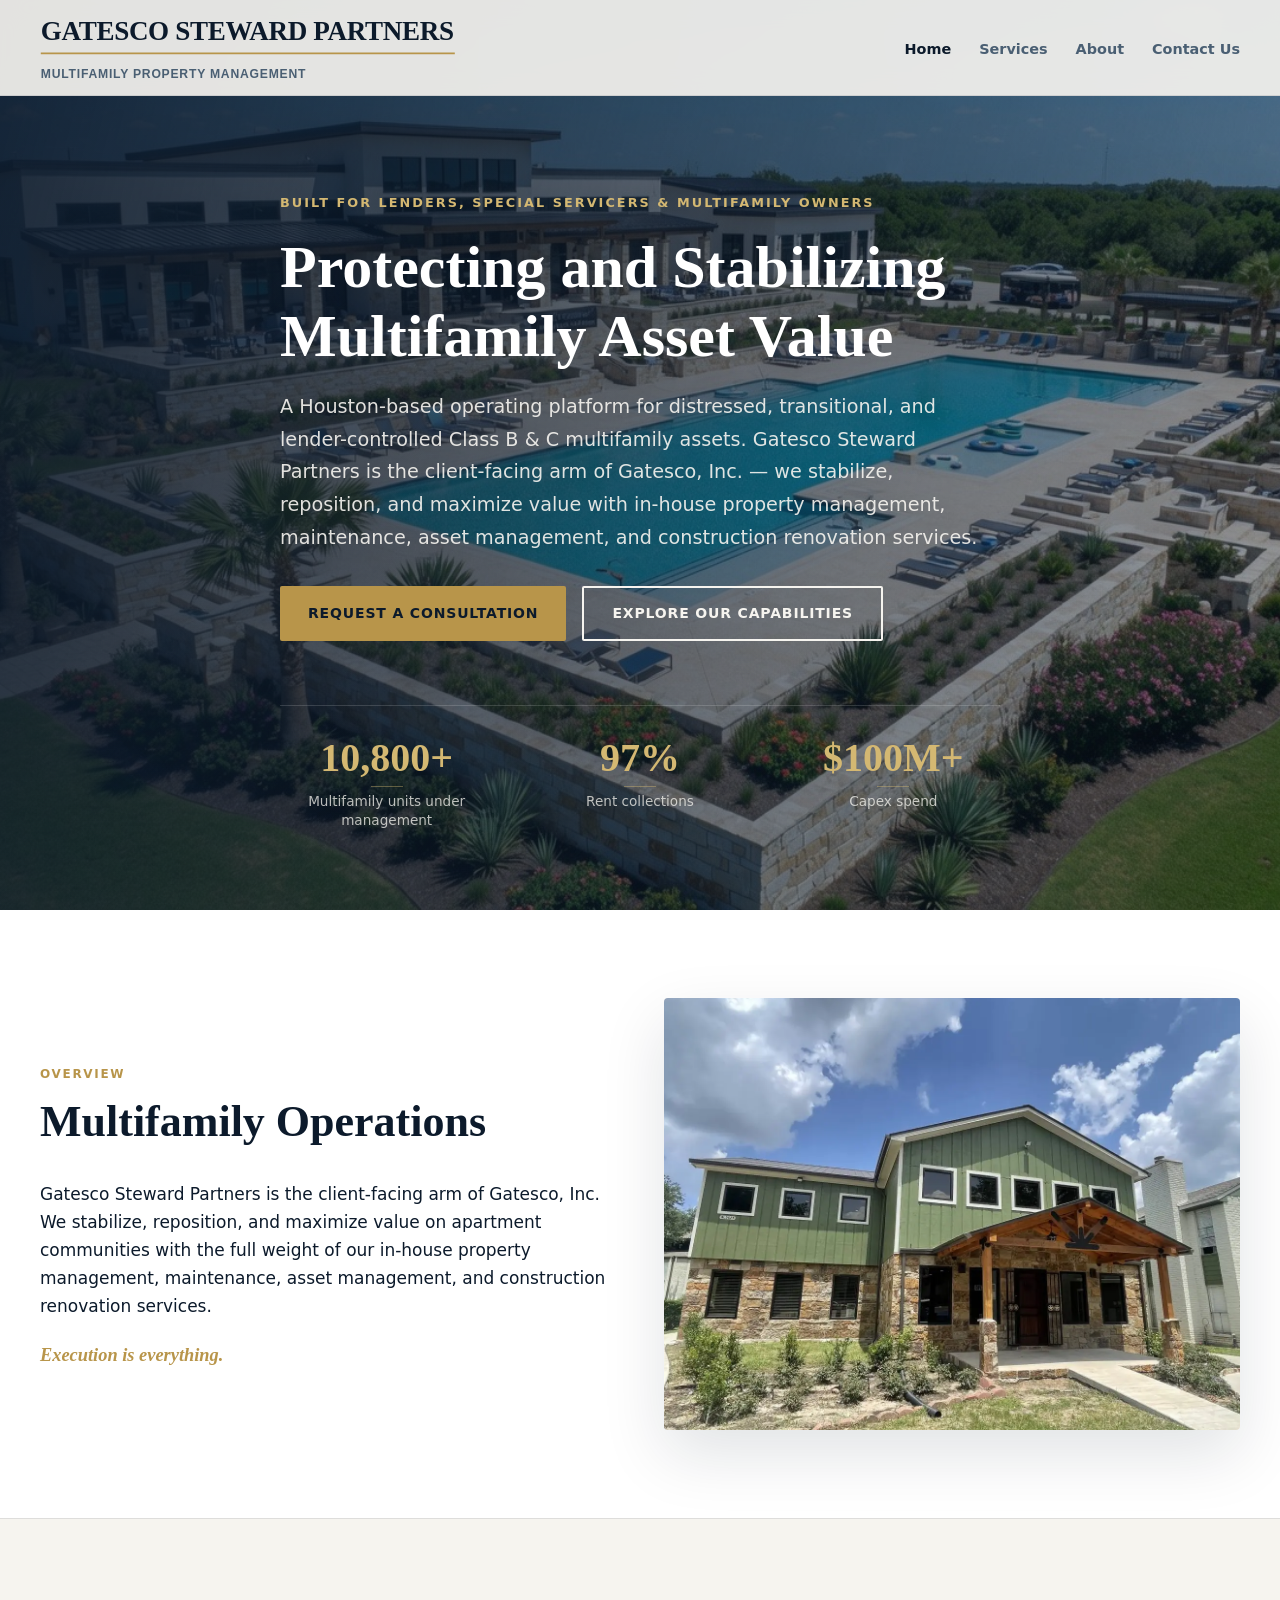
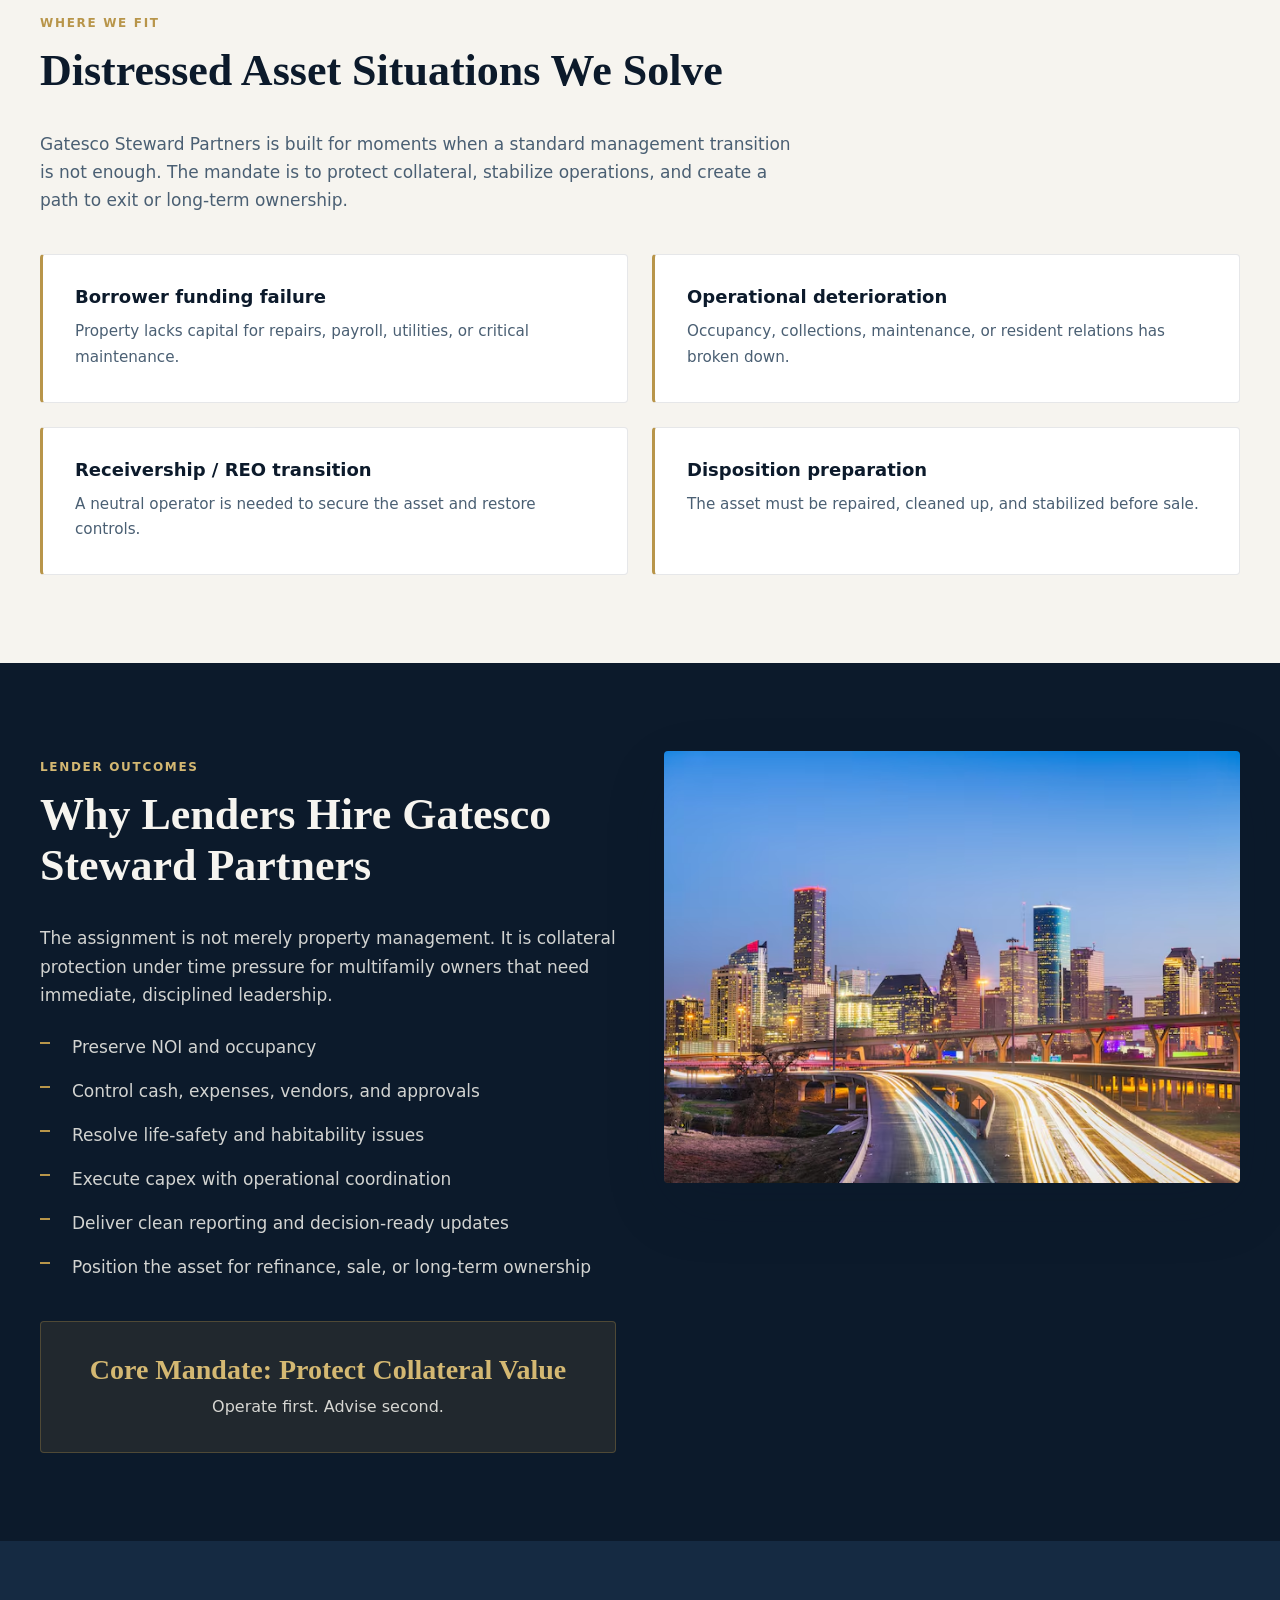
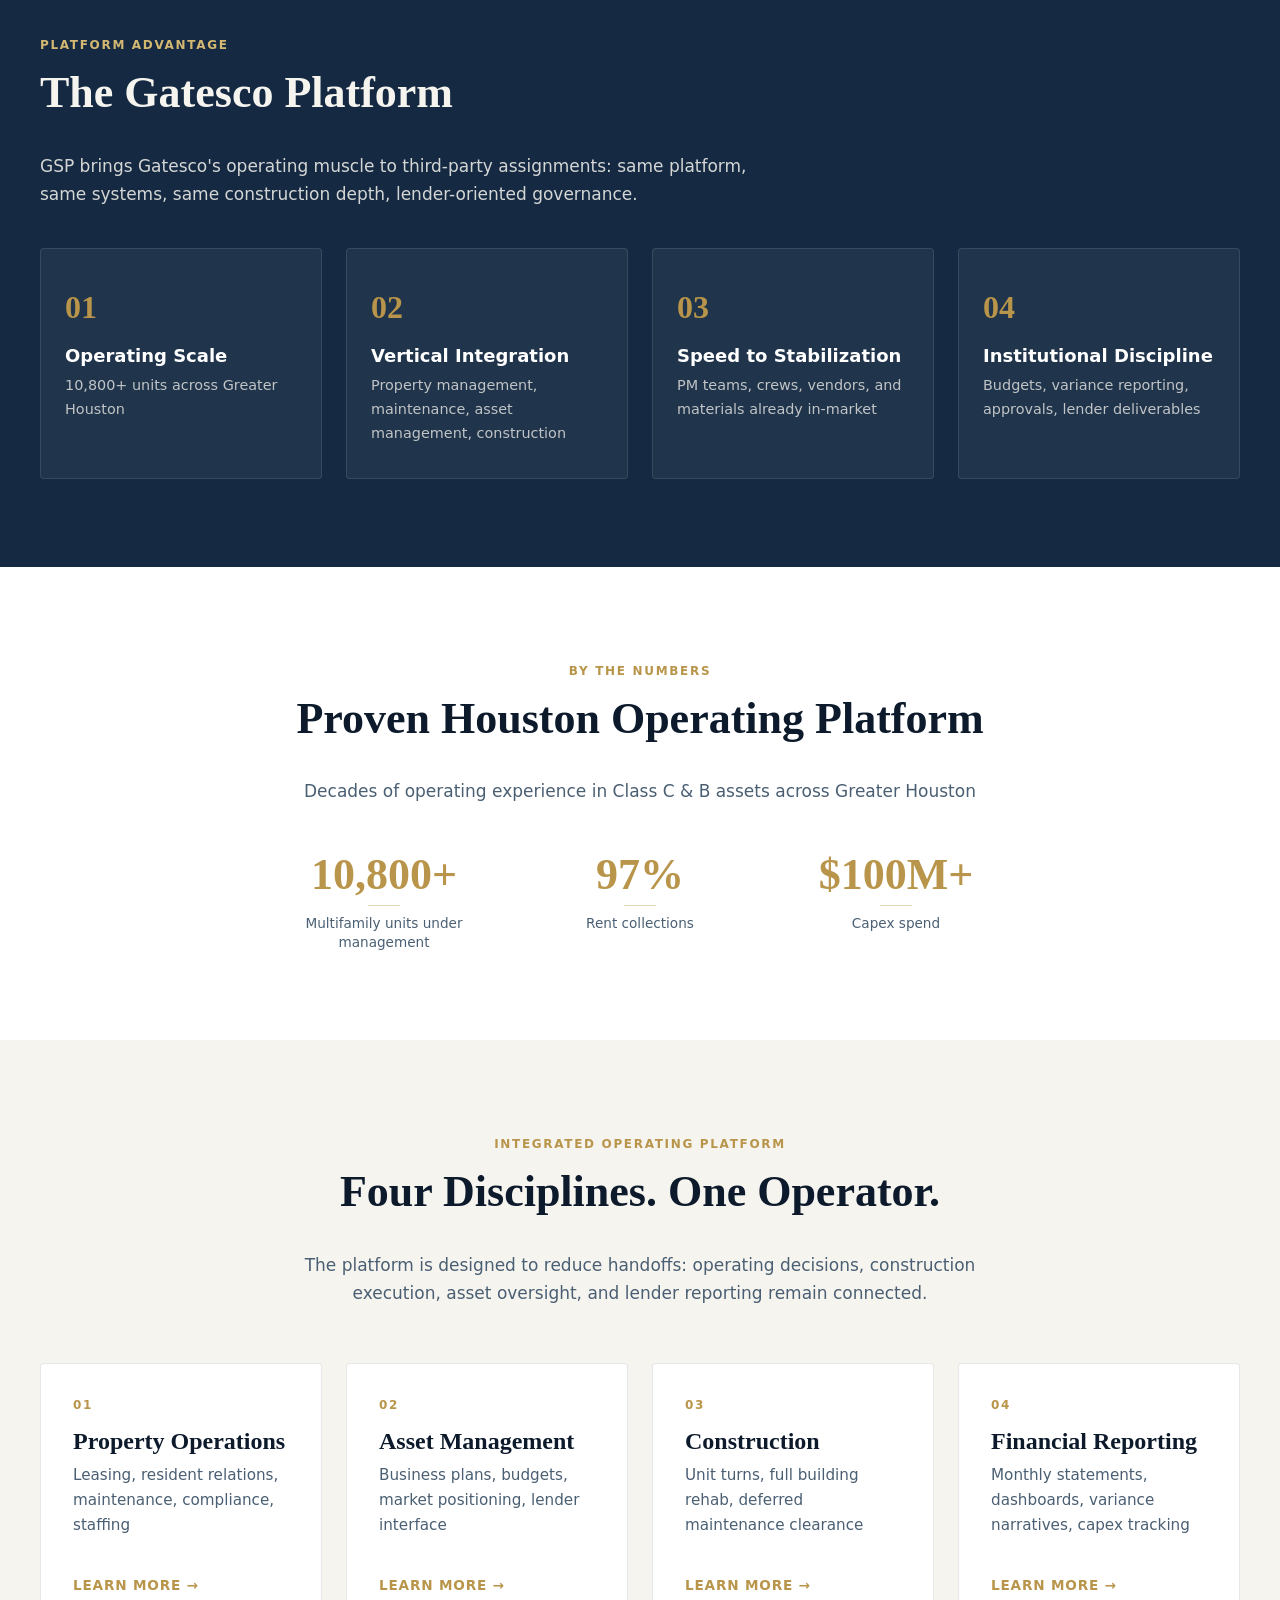
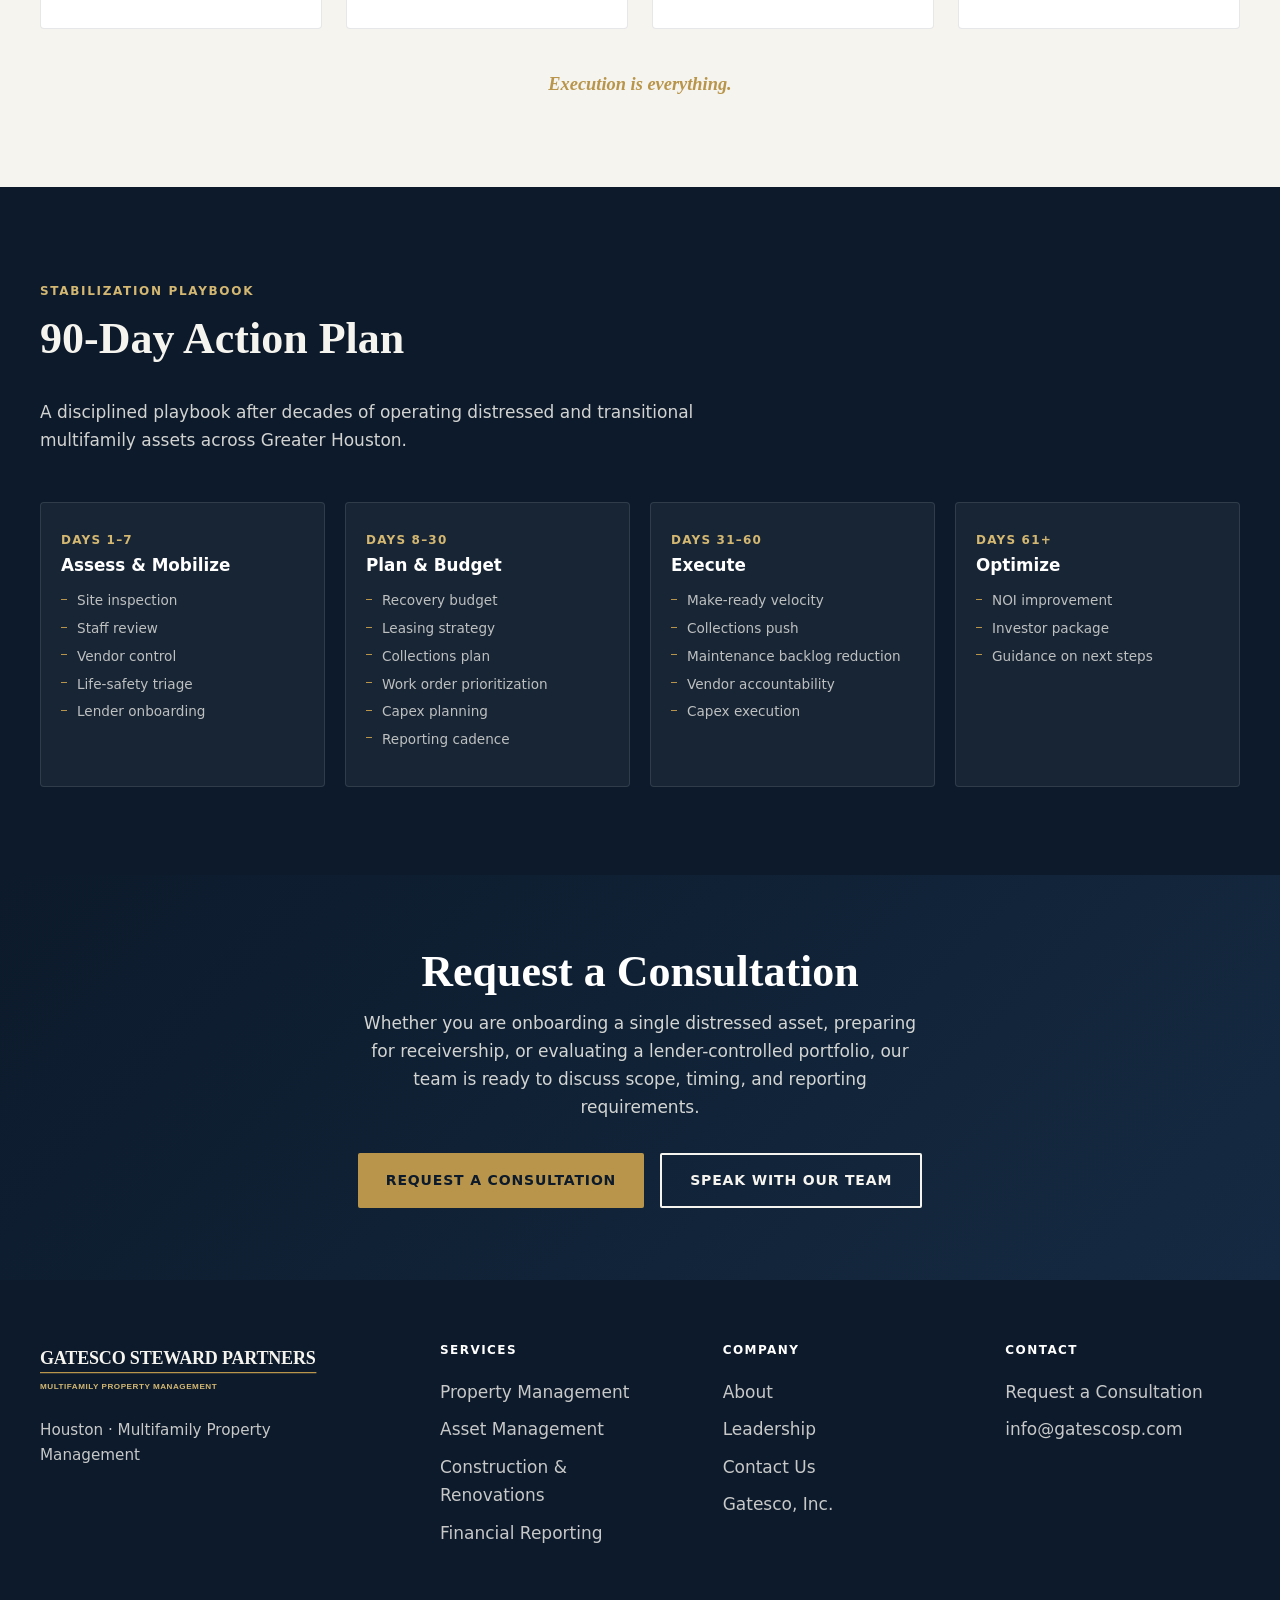
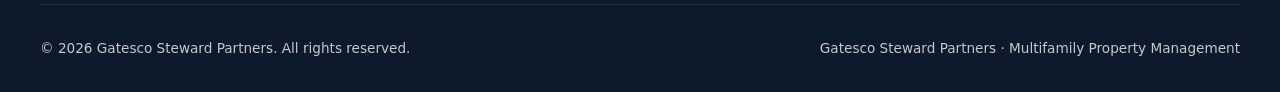
<file: index.html>
<!DOCTYPE html>
<html lang="en">
<head>
  <meta charset="UTF-8">
  <meta name="viewport" content="width=device-width, initial-scale=1.0">
  <meta name="description" content="Gatesco Steward Partners — Houston-based multifamily operations for distressed, transitional, and lender-controlled Class B &amp; C assets. Protecting and stabilizing collateral value for lenders, special servicers, and owners.">
  <title>Gatesco Steward Partners | Protecting and Stabilizing Multifamily Asset Value</title>
  <link rel="canonical" href="https://gatescosp.com/">
  <meta name="referrer" content="strict-origin-when-cross-origin">
  <meta http-equiv="Content-Security-Policy" content="default-src 'self'; base-uri 'self'; object-src 'none'; script-src 'self' https://challenges.cloudflare.com; style-src 'self' 'unsafe-inline' https://fonts.googleapis.com; font-src 'self' https://fonts.gstatic.com data:; img-src 'self' data:; connect-src 'self' https://formsubmit.co; form-action https://formsubmit.co; frame-src https://challenges.cloudflare.com; upgrade-insecure-requests">
  <link rel="preconnect" href="https://fonts.googleapis.com">
  <link rel="preconnect" href="https://fonts.gstatic.com" crossorigin>
  <link href="https://fonts.googleapis.com/css2?family=Cormorant+Garamond:wght@500;600;700&family=Source+Sans+3:wght@400;600;700&display=swap" rel="stylesheet">
  <link rel="stylesheet" href="css/styles.css">
  <link rel="icon" href="images/logos/gsp-favicon.svg" type="image/svg+xml">
</head>
<body>
  <header class="site-header">
    <div class="container header-inner">
      <a href="index.html" class="logo" aria-label="Gatesco Steward Partners home">
        <img src="images/logos/gsp-website-header-light.svg?v=4" alt="Gatesco Steward Partners — Multifamily Property Management" class="logo-img" width="480" height="76">
      </a>
      <nav class="nav-main" aria-label="Main navigation">
        <ul class="nav-links">
          <li><a href="index.html" class="active">Home</a></li>
          <li class="nav-dropdown">
            <a href="services.html">Services</a>
            <ul class="nav-dropdown-menu">
              <li><a href="property-management.html">Property Management</a></li>
              <li><a href="asset-management.html">Asset Management</a></li>
              <li><a href="construction.html">Construction &amp; Renovations</a></li>
              <li><a href="financial-reporting.html">Financial Reporting</a></li>
            </ul>
          </li>
          <li class="nav-dropdown">
            <a href="about.html">About</a>
            <ul class="nav-dropdown-menu">
              <li><a href="about.html">Our Firm</a></li>
              <li><a href="about.html#leadership">Leadership</a></li>
            </ul>
          </li>
          <li><a href="contact.html">Contact Us</a></li>
        </ul>
      </nav>
      <button class="menu-toggle" aria-label="Open menu" aria-expanded="false">
        <span></span><span></span><span></span>
      </button>
    </div>
  </header>

  <section class="hero">
    <div class="hero-bg" role="img" aria-label="Houston-area multifamily community with clubhouse and pool"></div>
    <div class="container hero-content">
      <p class="hero-eyebrow">Built for Lenders, Special Servicers &amp; Multifamily Owners</p>
      <h1>Protecting and Stabilizing Multifamily Asset Value</h1>
      <p class="hero-lead">A Houston-based operating platform for distressed, transitional, and lender-controlled Class B &amp; C multifamily assets. Gatesco Steward Partners is the client-facing arm of Gatesco, Inc. — we stabilize, reposition, and maximize value with in-house property management, maintenance, asset management, and construction renovation services.</p>
      <div class="hero-actions">
        <a href="contact.html" class="btn btn-gold">Request a Consultation</a>
        <a href="services.html" class="btn btn-outline btn-outline-light">Explore Our Capabilities</a>
      </div>
      <div class="hero-stats">
        <div>
          <div class="stat-value">10,800+</div>
          <div class="stat-label">Multifamily units under management</div>
        </div>
        <div>
          <div class="stat-value">97%</div>
          <div class="stat-label">Rent collections</div>
        </div>
        <div>
          <div class="stat-value">$100M+</div>
          <div class="stat-label">Capex spend</div>
        </div>
      </div>
    </div>
  </section>

  <section class="section section--white">
    <div class="container">
      <div class="grid-2 fade-in">
        <div>
          <span class="section-label">Overview</span>
          <h2>Multifamily Operations</h2>
          <p>Gatesco Steward Partners is the client-facing arm of Gatesco, Inc. We stabilize, reposition, and maximize value on apartment communities with the full weight of our in-house property management, maintenance, asset management, and construction renovation services.</p>
          <p class="tagline">Execution is everything.</p>
        </div>
        <div class="image-frame">
          <img src="images/PMimage.jpeg" alt="Houston multifamily apartment community managed by Gatesco Steward Partners" loading="lazy">
        </div>
      </div>
    </div>
  </section>

  <section class="section" style="background: var(--cream); border-top: 1px solid var(--border);">
    <div class="container">
      <div class="fade-in" style="max-width: 760px; margin-bottom: 1rem;">
        <span class="section-label">Where we fit</span>
        <h2>Distressed Asset Situations We Solve</h2>
        <p style="color: var(--slate);">Gatesco Steward Partners is built for moments when a standard management transition is not enough. The mandate is to protect collateral, stabilize operations, and create a path to exit or long-term ownership.</p>
      </div>
      <div class="situation-grid fade-in">
        <div class="situation-card">
          <h4>Borrower funding failure</h4>
          <p>Property lacks capital for repairs, payroll, utilities, or critical maintenance.</p>
        </div>
        <div class="situation-card">
          <h4>Operational deterioration</h4>
          <p>Occupancy, collections, maintenance, or resident relations has broken down.</p>
        </div>
        <div class="situation-card">
          <h4>Receivership / REO transition</h4>
          <p>A neutral operator is needed to secure the asset and restore controls.</p>
        </div>
        <div class="situation-card">
          <h4>Disposition preparation</h4>
          <p>The asset must be repaired, cleaned up, and stabilized before sale.</p>
        </div>
      </div>
    </div>
  </section>

  <section class="section section--dark">
    <div class="container">
      <div class="grid-2 fade-in" style="align-items: start;">
        <div>
          <span class="section-label">Lender outcomes</span>
          <h2>Why Lenders Hire Gatesco Steward Partners</h2>
          <p style="color: rgba(246,244,239,0.85);">The assignment is not merely property management. It is collateral protection under time pressure for multifamily owners that need immediate, disciplined leadership.</p>
          <ul class="diff-list" style="margin-top: 1.5rem;">
            <li style="color: rgba(246,244,239,0.85);">Preserve NOI and occupancy</li>
            <li style="color: rgba(246,244,239,0.85);">Control cash, expenses, vendors, and approvals</li>
            <li style="color: rgba(246,244,239,0.85);">Resolve life-safety and habitability issues</li>
            <li style="color: rgba(246,244,239,0.85);">Execute capex with operational coordination</li>
            <li style="color: rgba(246,244,239,0.85);">Deliver clean reporting and decision-ready updates</li>
            <li style="color: rgba(246,244,239,0.85);">Position the asset for refinance, sale, or long-term ownership</li>
          </ul>
          <div class="mandate-callout">
            <h3>Core Mandate: Protect Collateral Value</h3>
            <p>Operate first. Advise second.</p>
          </div>
        </div>
        <div class="image-frame">
          <img src="images/houston-skyline-night.jpg" alt="Houston skyline — Greater Houston multifamily operating market" loading="lazy">
        </div>
      </div>
    </div>
  </section>

  <section class="section section--dark" style="background: var(--navy-mid);">
    <div class="container">
      <div class="fade-in" style="max-width: 720px; margin-bottom: 1rem;">
        <span class="section-label">Platform advantage</span>
        <h2>The Gatesco Platform</h2>
        <p style="color: rgba(246,244,239,0.85);">GSP brings Gatesco's operating muscle to third-party assignments: same platform, same systems, same construction depth, lender-oriented governance.</p>
      </div>
      <div class="platform-grid fade-in">
        <div class="platform-item">
          <div class="platform-num">01</div>
          <h4>Operating Scale</h4>
          <p>10,800+ units across Greater Houston</p>
        </div>
        <div class="platform-item">
          <div class="platform-num">02</div>
          <h4>Vertical Integration</h4>
          <p>Property management, maintenance, asset management, construction</p>
        </div>
        <div class="platform-item">
          <div class="platform-num">03</div>
          <h4>Speed to Stabilization</h4>
          <p>PM teams, crews, vendors, and materials already in-market</p>
        </div>
        <div class="platform-item">
          <div class="platform-num">04</div>
          <h4>Institutional Discipline</h4>
          <p>Budgets, variance reporting, approvals, lender deliverables</p>
        </div>
      </div>
    </div>
  </section>

  <section class="section section--white numbers-section">
    <div class="container numbers-section__inner fade-in">
      <header class="numbers-section__header">
        <span class="section-label">By the numbers</span>
        <h2>Proven Houston Operating Platform</h2>
        <p>Decades of operating experience in Class C &amp; B assets across Greater Houston</p>
      </header>
      <div class="stats-band">
        <div class="stat-item">
          <div class="stat-value">10,800+</div>
          <div class="stat-label">Multifamily units under management</div>
        </div>
        <div class="stat-item">
          <div class="stat-value">97%</div>
          <div class="stat-label">Rent collections</div>
        </div>
        <div class="stat-item">
          <div class="stat-value">$100M+</div>
          <div class="stat-label">Capex spend</div>
        </div>
      </div>
    </div>
  </section>

  <section class="section">
    <div class="container">
      <div class="fade-in" style="text-align: center; max-width: 760px; margin: 0 auto 3.5rem;">
        <span class="section-label">Integrated operating platform</span>
        <h2>Four Disciplines. One Operator.</h2>
        <p style="color: var(--slate);">The platform is designed to reduce handoffs: operating decisions, construction execution, asset oversight, and lender reporting remain connected.</p>
      </div>
      <div class="grid-4 fade-in">
        <a href="property-management.html" class="service-card">
          <span class="section-label">01</span>
          <h3>Property Operations</h3>
          <p>Leasing, resident relations, maintenance, compliance, staffing</p>
          <span class="link-arrow">Learn more →</span>
        </a>
        <a href="asset-management.html" class="service-card">
          <span class="section-label">02</span>
          <h3>Asset Management</h3>
          <p>Business plans, budgets, market positioning, lender interface</p>
          <span class="link-arrow">Learn more →</span>
        </a>
        <a href="construction.html" class="service-card">
          <span class="section-label">03</span>
          <h3>Construction</h3>
          <p>Unit turns, full building rehab, deferred maintenance clearance</p>
          <span class="link-arrow">Learn more →</span>
        </a>
        <a href="financial-reporting.html" class="service-card">
          <span class="section-label">04</span>
          <h3>Financial Reporting</h3>
          <p>Monthly statements, dashboards, variance narratives, capex tracking</p>
          <span class="link-arrow">Learn more →</span>
        </a>
      </div>
      <p class="tagline fade-in" style="text-align: center; margin-top: 2.5rem;">Execution is everything.</p>
    </div>
  </section>

  <section class="section section--dark">
    <div class="container">
      <div class="fade-in" style="max-width: 720px; margin-bottom: 3rem;">
        <span class="section-label">Stabilization playbook</span>
        <h2>90-Day Action Plan</h2>
        <p style="color: rgba(246,244,239,0.85);">A disciplined playbook after decades of operating distressed and transitional multifamily assets across Greater Houston.</p>
      </div>
      <div class="playbook-grid fade-in">
        <div class="playbook-phase">
          <div class="phase-days">Days 1–7</div>
          <h4>Assess &amp; Mobilize</h4>
          <ul>
            <li>Site inspection</li>
            <li>Staff review</li>
            <li>Vendor control</li>
            <li>Life-safety triage</li>
            <li>Lender onboarding</li>
          </ul>
        </div>
        <div class="playbook-phase">
          <div class="phase-days">Days 8–30</div>
          <h4>Plan &amp; Budget</h4>
          <ul>
            <li>Recovery budget</li>
            <li>Leasing strategy</li>
            <li>Collections plan</li>
            <li>Work order prioritization</li>
            <li>Capex planning</li>
            <li>Reporting cadence</li>
          </ul>
        </div>
        <div class="playbook-phase">
          <div class="phase-days">Days 31–60</div>
          <h4>Execute</h4>
          <ul>
            <li>Make-ready velocity</li>
            <li>Collections push</li>
            <li>Maintenance backlog reduction</li>
            <li>Vendor accountability</li>
            <li>Capex execution</li>
          </ul>
        </div>
        <div class="playbook-phase">
          <div class="phase-days">Days 61+</div>
          <h4>Optimize</h4>
          <ul>
            <li>NOI improvement</li>
            <li>Investor package</li>
            <li>Guidance on next steps</li>
          </ul>
        </div>
      </div>
    </div>
  </section>

  <section class="cta-band">
    <div class="container fade-in">
      <h2>Request a Consultation</h2>
      <p>Whether you are onboarding a single distressed asset, preparing for receivership, or evaluating a lender-controlled portfolio, our team is ready to discuss scope, timing, and reporting requirements.</p>
      <div style="display: flex; flex-wrap: wrap; gap: 1rem; justify-content: center;">
        <a href="contact.html" class="btn btn-gold">Request a Consultation</a>
        <a href="contact.html" class="btn btn-outline btn-outline-light">Speak With Our Team</a>
      </div>
    </div>
  </section>

  <footer class="site-footer">
    <div class="container">
      <div class="footer-grid">
        <div class="footer-brand">
          <a href="index.html" class="footer-logo" aria-label="Gatesco Steward Partners home">
            <img src="images/logos/gsp-website-header-dark.svg?v=4" alt="Gatesco Steward Partners — Multifamily Property Management" class="footer-logo-img" width="320" height="50">
          </a>
          <p>Houston · Multifamily Property Management</p>
        </div>
        <div class="footer-col">
          <h4>Services</h4>
          <ul>
            <li><a href="property-management.html">Property Management</a></li>
            <li><a href="asset-management.html">Asset Management</a></li>
            <li><a href="construction.html">Construction &amp; Renovations</a></li>
            <li><a href="financial-reporting.html">Financial Reporting</a></li>
          </ul>
        </div>
        <div class="footer-col">
          <h4>Company</h4>
          <ul>
            <li><a href="about.html">About</a></li>
            <li><a href="about.html#leadership">Leadership</a></li>
            <li><a href="contact.html">Contact Us</a></li>
            <li><a href="https://www.gatescoinc.com" target="_blank" rel="noopener">Gatesco, Inc.</a></li>
          </ul>
        </div>
        <div class="footer-col">
          <h4>Contact</h4>
          <ul>
            <li><a href="contact.html">Request a Consultation</a></li>
            <li><a href="mailto:info@gatescosp.com">info@gatescosp.com</a></li>
          </ul>
        </div>
      </div>
      <div class="footer-bottom">
        <span>&copy; 2026 Gatesco Steward Partners. All rights reserved.</span>
        <span>Gatesco Steward Partners · Multifamily Property Management</span>
      </div>
    </div>
  </footer>

  <script src="js/main.js"></script>
</body>
</html>
</file>
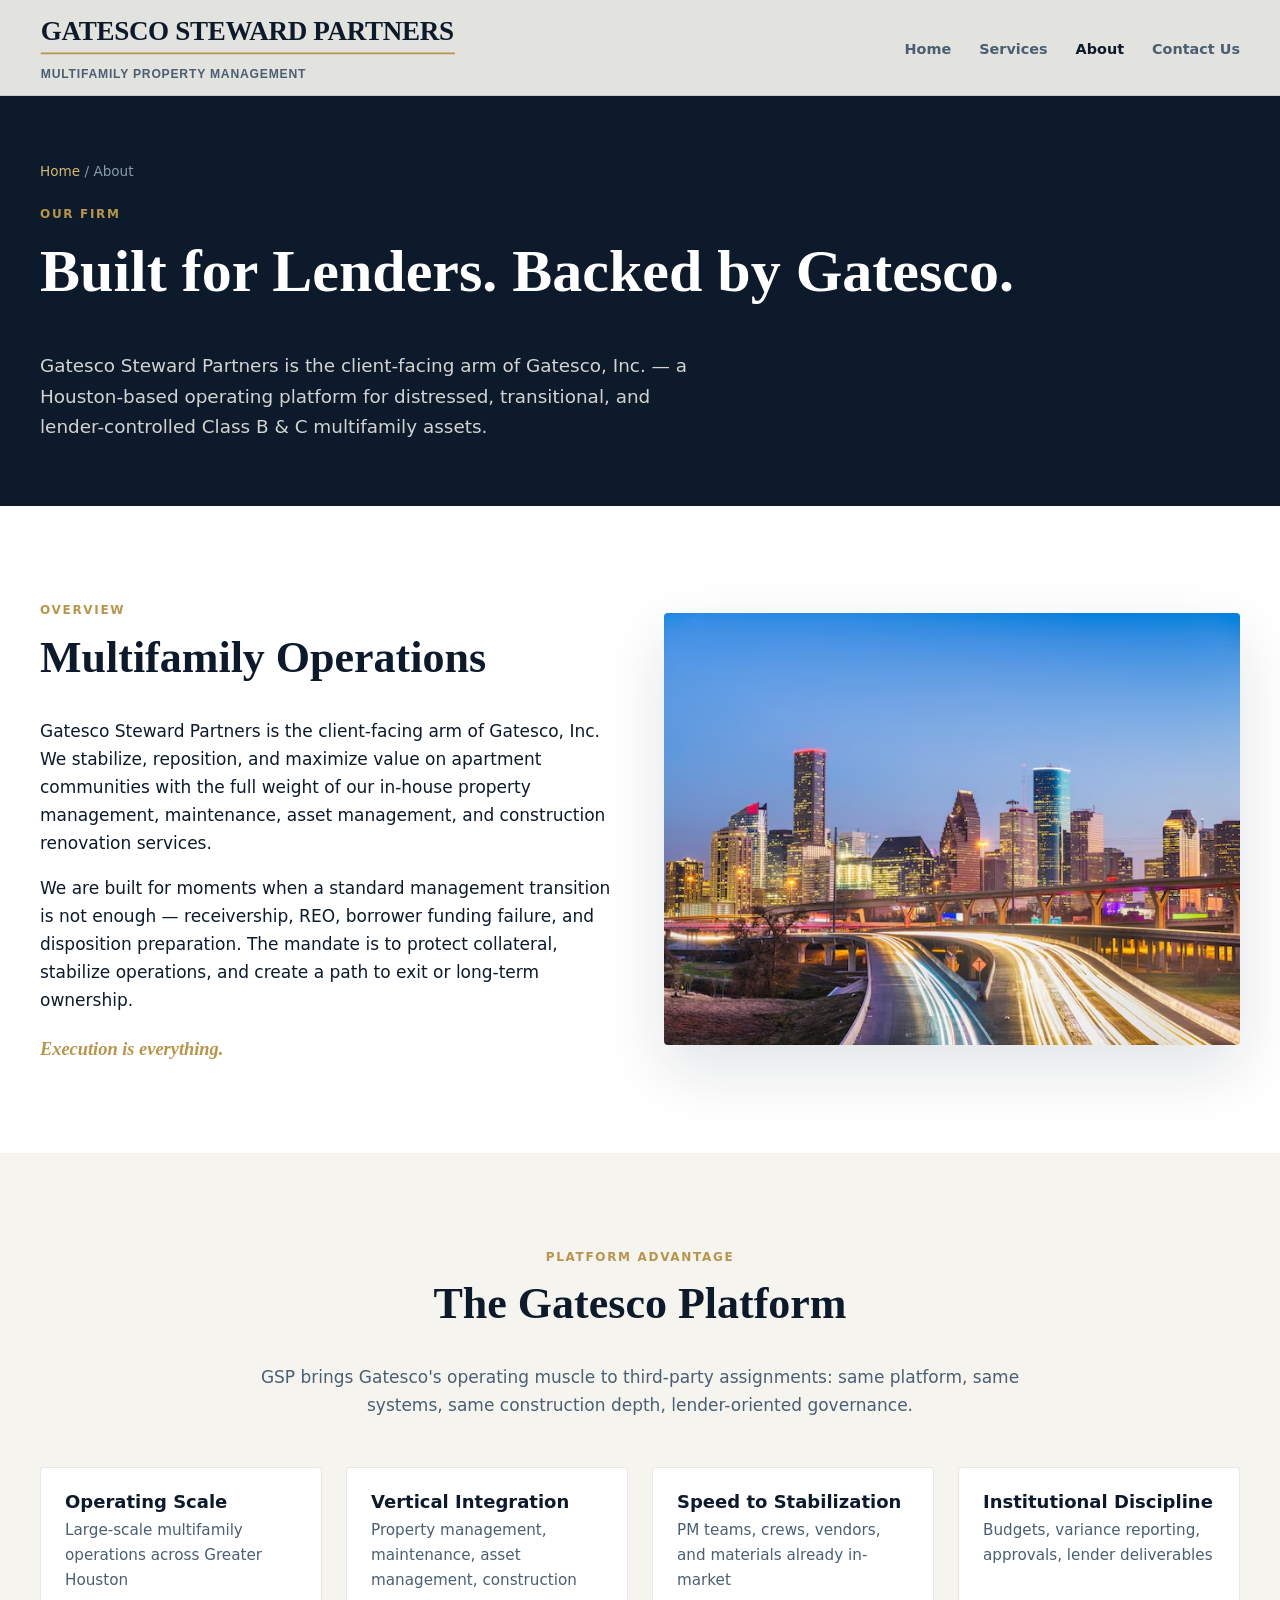
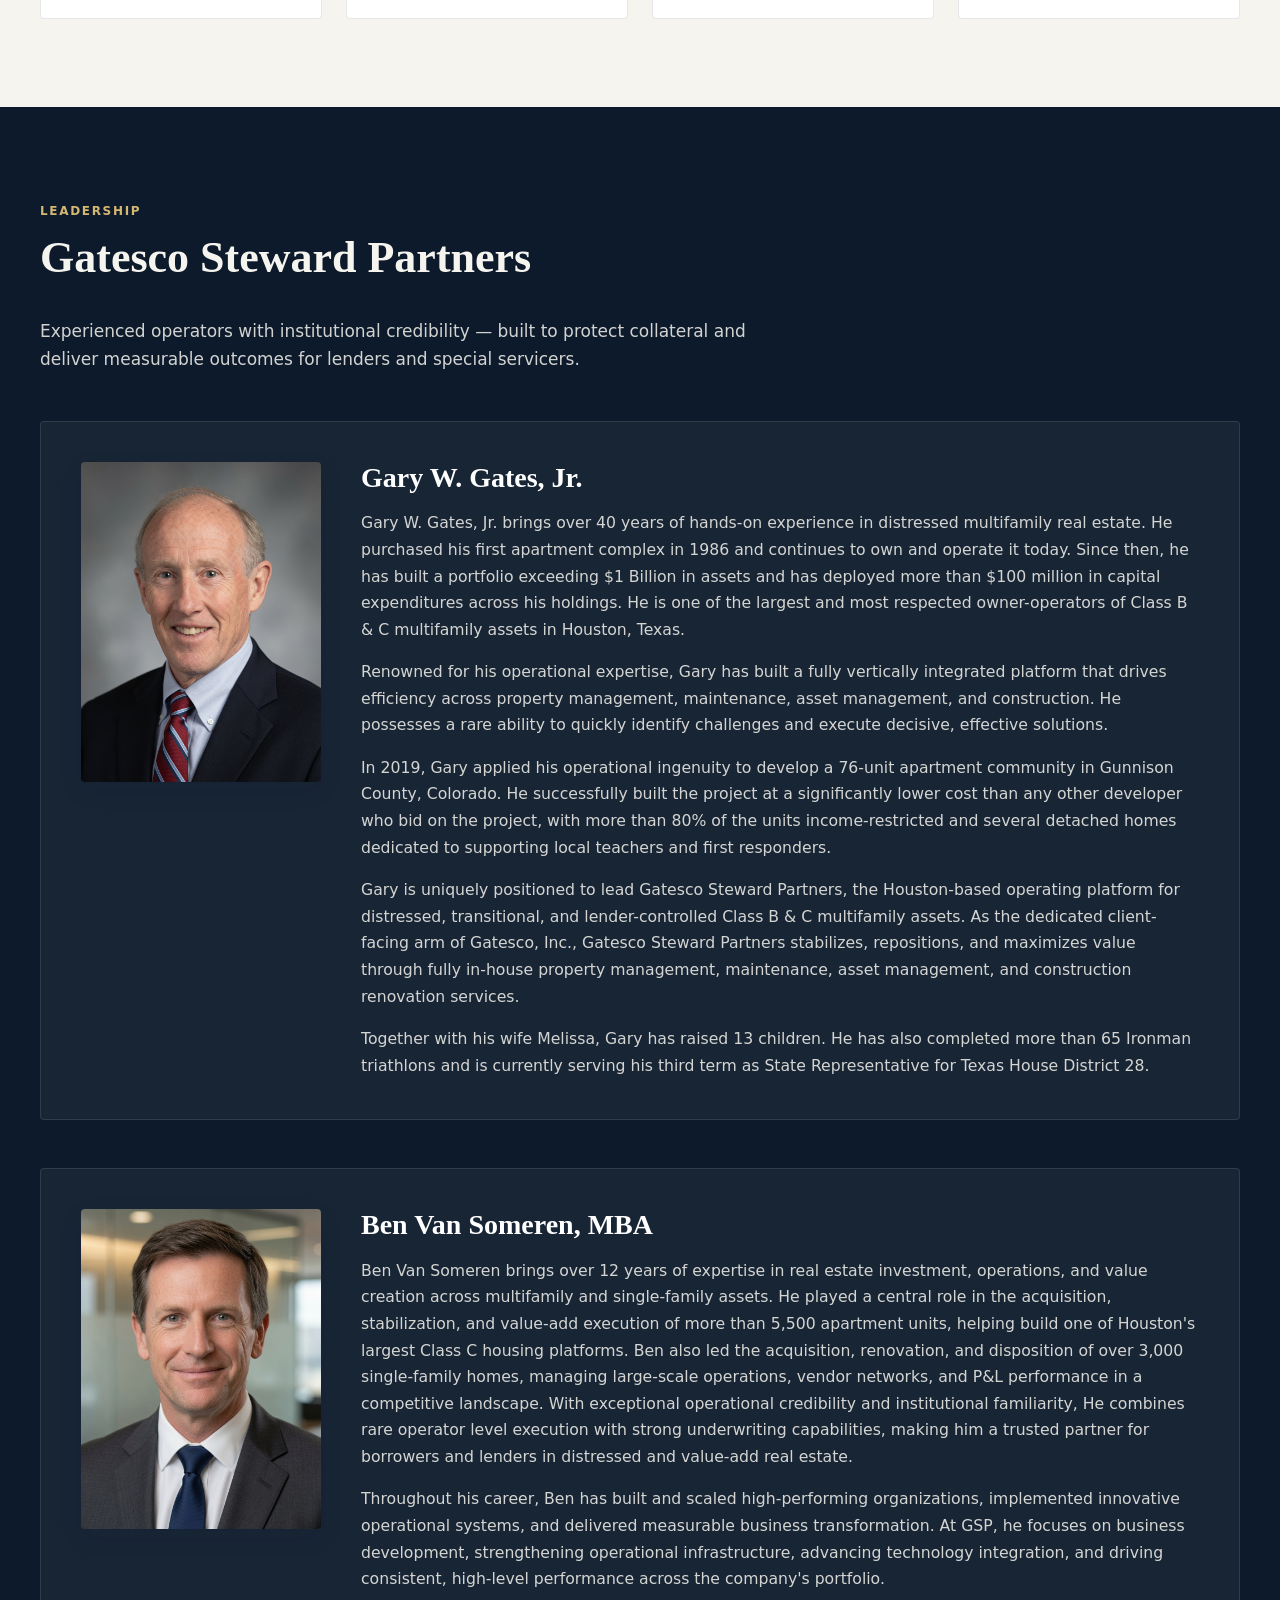
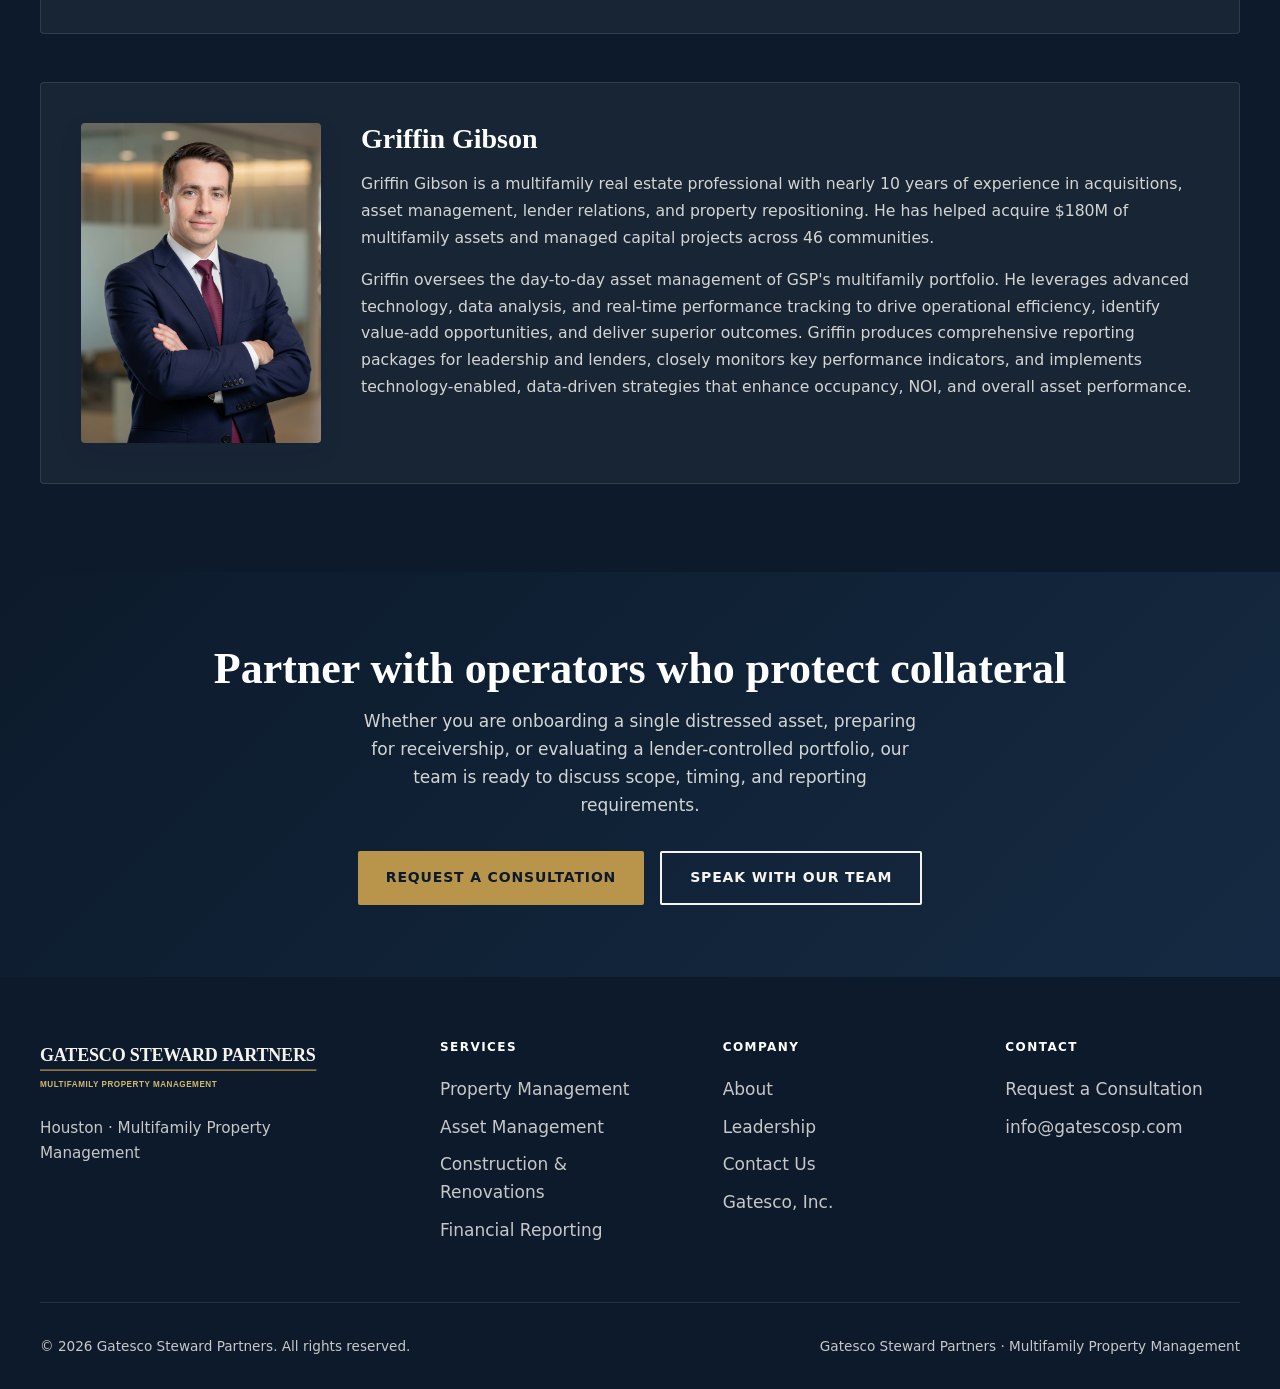
<file: about.html>
<!DOCTYPE html>
<html lang="en">
<head>
  <meta charset="UTF-8">
  <meta name="viewport" content="width=device-width, initial-scale=1.0">
  <meta name="description" content="About Gatesco Steward Partners — the client-facing arm of Gatesco, Inc., built for distressed multifamily assets, receivership, REO, and lender protection in Greater Houston.">
  <title>About | Gatesco Steward Partners</title>
  <link rel="canonical" href="https://gatescosp.com/about.html">
  <meta name="referrer" content="strict-origin-when-cross-origin">
  <meta http-equiv="Content-Security-Policy" content="default-src 'self'; base-uri 'self'; object-src 'none'; script-src 'self' https://challenges.cloudflare.com; style-src 'self' 'unsafe-inline' https://fonts.googleapis.com; font-src 'self' https://fonts.gstatic.com data:; img-src 'self' data:; connect-src 'self' https://formsubmit.co; form-action https://formsubmit.co; frame-src https://challenges.cloudflare.com; upgrade-insecure-requests">
  <link rel="preconnect" href="https://fonts.googleapis.com">
  <link rel="preconnect" href="https://fonts.gstatic.com" crossorigin>
  <link href="https://fonts.googleapis.com/css2?family=Cormorant+Garamond:wght@500;600;700&family=Source+Sans+3:wght@400;600;700&display=swap" rel="stylesheet">
  <link rel="stylesheet" href="css/styles.css">
  <link rel="icon" href="images/logos/gsp-favicon.svg" type="image/svg+xml">
</head>
<body>
  <header class="site-header">
    <div class="container header-inner">
      <a href="index.html" class="logo" aria-label="Gatesco Steward Partners home">
        <img src="images/logos/gsp-website-header-light.svg?v=4" alt="Gatesco Steward Partners — Multifamily Property Management" class="logo-img" width="480" height="76">
      </a>
      <nav class="nav-main" aria-label="Main navigation">
        <ul class="nav-links">
          <li><a href="index.html">Home</a></li>
          <li class="nav-dropdown">
            <a href="services.html">Services</a>
            <ul class="nav-dropdown-menu">
              <li><a href="property-management.html">Property Management</a></li>
              <li><a href="asset-management.html">Asset Management</a></li>
              <li><a href="construction.html">Construction &amp; Renovations</a></li>
              <li><a href="financial-reporting.html">Financial Reporting</a></li>
            </ul>
          </li>
          <li class="nav-dropdown">
            <a href="about.html" class="active">About</a>
            <ul class="nav-dropdown-menu">
              <li><a href="about.html">Our Firm</a></li>
              <li><a href="about.html#leadership">Leadership</a></li>
            </ul>
          </li>
          <li><a href="contact.html">Contact Us</a></li>
        </ul>
      </nav>
      <button class="menu-toggle" aria-label="Open menu" aria-expanded="false"><span></span><span></span><span></span></button>
    </div>
  </header>

  <section class="page-hero">
    <div class="container">
      <p class="breadcrumb"><a href="index.html">Home</a> / About</p>
      <span class="section-label">Our firm</span>
      <h1>Built for Lenders. Backed by Gatesco.</h1>
      <p style="max-width: 680px; color: rgba(246,244,239,0.85); font-size: 1.15rem; text-align: left; margin: 0;">Gatesco Steward Partners is the client-facing arm of Gatesco, Inc. — a Houston-based operating platform for distressed, transitional, and lender-controlled Class B &amp; C multifamily assets.</p>
    </div>
  </section>

  <section class="section section--white">
    <div class="container">
      <div class="grid-2 fade-in">
        <div class="content-block">
          <span class="section-label">Overview</span>
          <h2>Multifamily Operations</h2>
          <p>Gatesco Steward Partners is the client-facing arm of Gatesco, Inc. We stabilize, reposition, and maximize value on apartment communities with the full weight of our in-house property management, maintenance, asset management, and construction renovation services.</p>
          <p>We are built for moments when a standard management transition is not enough — receivership, REO, borrower funding failure, and disposition preparation. The mandate is to protect collateral, stabilize operations, and create a path to exit or long-term ownership.</p>
          <p class="tagline">Execution is everything.</p>
        </div>
        <div class="image-frame">
          <img src="images/houston-skyline-night.jpg" alt="Houston skyline — Gatesco Steward Partners operating market" loading="lazy">
        </div>
      </div>
    </div>
  </section>

  <section class="section" style="background: var(--cream);">
    <div class="container">
      <div class="fade-in" style="max-width: 800px; margin: 0 auto 3rem; text-align: center;">
        <span class="section-label">Platform advantage</span>
        <h2>The Gatesco Platform</h2>
        <p style="color: var(--slate);">GSP brings Gatesco's operating muscle to third-party assignments: same platform, same systems, same construction depth, lender-oriented governance.</p>
      </div>
      <div class="grid-4 fade-in">
        <div class="feature-item">
          <h4>Operating Scale</h4>
          <p>Large-scale multifamily operations across Greater Houston</p>
        </div>
        <div class="feature-item">
          <h4>Vertical Integration</h4>
          <p>Property management, maintenance, asset management, construction</p>
        </div>
        <div class="feature-item">
          <h4>Speed to Stabilization</h4>
          <p>PM teams, crews, vendors, and materials already in-market</p>
        </div>
        <div class="feature-item">
          <h4>Institutional Discipline</h4>
          <p>Budgets, variance reporting, approvals, lender deliverables</p>
        </div>
      </div>
    </div>
  </section>

  <section id="leadership" class="section section--dark">
    <div class="container">
      <div class="fade-in" style="max-width: 720px; margin-bottom: 3rem;">
        <span class="section-label">Leadership</span>
        <h2>Gatesco Steward Partners</h2>
        <p style="color: rgba(246,244,239,0.85);">Experienced operators with institutional credibility — built to protect collateral and deliver measurable outcomes for lenders and special servicers.</p>
      </div>
      <div class="leadership-grid fade-in">
        <article class="leader-card" style="background: rgba(255,255,255,0.05); border-color: rgba(255,255,255,0.1);">
          <div class="leader-photo">
            <img src="images/Gary_Headshot.jpg" alt="Gary W. Gates, Jr." loading="lazy">
          </div>
          <div class="leader-info">
            <h3 style="color: var(--white);">Gary W. Gates, Jr.</h3>
            <p style="color: rgba(246,244,239,0.85);">Gary W. Gates, Jr. brings over 40 years of hands-on experience in distressed multifamily real estate. He purchased his first apartment complex in 1986 and continues to own and operate it today. Since then, he has built a portfolio exceeding $1 Billion in assets and has deployed more than $100 million in capital expenditures across his holdings. He is one of the largest and most respected owner-operators of Class B &amp; C multifamily assets in Houston, Texas.</p>
            <p style="color: rgba(246,244,239,0.85);">Renowned for his operational expertise, Gary has built a fully vertically integrated platform that drives efficiency across property management, maintenance, asset management, and construction. He possesses a rare ability to quickly identify challenges and execute decisive, effective solutions.</p>
            <p style="color: rgba(246,244,239,0.85);">In 2019, Gary applied his operational ingenuity to develop a 76-unit apartment community in Gunnison County, Colorado. He successfully built the project at a significantly lower cost than any other developer who bid on the project, with more than 80% of the units income-restricted and several detached homes dedicated to supporting local teachers and first responders.</p>
            <p style="color: rgba(246,244,239,0.85);">Gary is uniquely positioned to lead Gatesco Steward Partners, the Houston-based operating platform for distressed, transitional, and lender-controlled Class B &amp; C multifamily assets. As the dedicated client-facing arm of Gatesco, Inc., Gatesco Steward Partners stabilizes, repositions, and maximizes value through fully in-house property management, maintenance, asset management, and construction renovation services.</p>
            <p style="color: rgba(246,244,239,0.85);">Together with his wife Melissa, Gary has raised 13 children. He has also completed more than 65 Ironman triathlons and is currently serving his third term as State Representative for Texas House District 28.</p>
          </div>
        </article>
        <article class="leader-card" style="background: rgba(255,255,255,0.05); border-color: rgba(255,255,255,0.1);">
          <div class="leader-photo">
            <img src="images/Ben_Headshot.jpg" alt="Ben Van Someren, MBA" loading="lazy">
          </div>
          <div class="leader-info">
            <h3 style="color: var(--white);">Ben Van Someren, MBA</h3>
            <p style="color: rgba(246,244,239,0.85);">Ben Van Someren brings over 12 years of expertise in real estate investment, operations, and value creation across multifamily and single-family assets. He played a central role in the acquisition, stabilization, and value-add execution of more than 5,500 apartment units, helping build one of Houston's largest Class C housing platforms. Ben also led the acquisition, renovation, and disposition of over 3,000 single-family homes, managing large-scale operations, vendor networks, and P&amp;L performance in a competitive landscape. With exceptional operational credibility and institutional familiarity, He combines rare operator level execution with strong underwriting capabilities, making him a trusted partner for borrowers and lenders in distressed and value-add real estate.</p>
            <p style="color: rgba(246,244,239,0.85);">Throughout his career, Ben has built and scaled high-performing organizations, implemented innovative operational systems, and delivered measurable business transformation. At GSP, he focuses on business development, strengthening operational infrastructure, advancing technology integration, and driving consistent, high-level performance across the company's portfolio.</p>
          </div>
        </article>
        <article class="leader-card" style="background: rgba(255,255,255,0.05); border-color: rgba(255,255,255,0.1);">
          <div class="leader-photo">
            <img src="images/Griffin_headshot.jpg" alt="Griffin Gibson" loading="lazy">
          </div>
          <div class="leader-info">
            <h3 style="color: var(--white);">Griffin Gibson</h3>
            <p style="color: rgba(246,244,239,0.85);">Griffin Gibson is a multifamily real estate professional with nearly 10 years of experience in acquisitions, asset management, lender relations, and property repositioning. He has helped acquire $180M of multifamily assets and managed capital projects across 46 communities.</p>
            <p style="color: rgba(246,244,239,0.85);">Griffin oversees the day-to-day asset management of GSP's multifamily portfolio. He leverages advanced technology, data analysis, and real-time performance tracking to drive operational efficiency, identify value-add opportunities, and deliver superior outcomes. Griffin produces comprehensive reporting packages for leadership and lenders, closely monitors key performance indicators, and implements technology-enabled, data-driven strategies that enhance occupancy, NOI, and overall asset performance.</p>
          </div>
        </article>
      </div>
    </div>
  </section>

  <section class="cta-band">
    <div class="container fade-in">
      <h2>Partner with operators who protect collateral</h2>
      <p>Whether you are onboarding a single distressed asset, preparing for receivership, or evaluating a lender-controlled portfolio, our team is ready to discuss scope, timing, and reporting requirements.</p>
      <div style="display: flex; flex-wrap: wrap; gap: 1rem; justify-content: center;">
        <a href="contact.html" class="btn btn-gold">Request a Consultation</a>
        <a href="contact.html" class="btn btn-outline btn-outline-light">Speak With Our Team</a>
      </div>
    </div>
  </section>

  <footer class="site-footer">
    <div class="container">
      <div class="footer-grid">
        <div class="footer-brand">
          <a href="index.html" class="footer-logo" aria-label="Gatesco Steward Partners home">
            <img src="images/logos/gsp-website-header-dark.svg?v=4" alt="Gatesco Steward Partners — Multifamily Property Management" class="footer-logo-img" width="320" height="50">
          </a>
          <p>Houston · Multifamily Property Management</p>
        </div>
        <div class="footer-col"><h4>Services</h4><ul>
          <li><a href="property-management.html">Property Management</a></li>
          <li><a href="asset-management.html">Asset Management</a></li>
          <li><a href="construction.html">Construction &amp; Renovations</a></li>
          <li><a href="financial-reporting.html">Financial Reporting</a></li>
        </ul></div>
        <div class="footer-col"><h4>Company</h4><ul>
          <li><a href="about.html">About</a></li>
          <li><a href="about.html#leadership">Leadership</a></li>
          <li><a href="contact.html">Contact Us</a></li>
          <li><a href="https://www.gatescoinc.com" target="_blank" rel="noopener">Gatesco, Inc.</a></li>
        </ul></div>
        <div class="footer-col"><h4>Contact</h4><ul>
          <li><a href="contact.html">Request a Consultation</a></li>
          <li><a href="mailto:info@gatescosp.com">info@gatescosp.com</a></li>
        </ul></div>
      </div>
      <div class="footer-bottom">
        <span>&copy; 2026 Gatesco Steward Partners. All rights reserved.</span>
        <span>Gatesco Steward Partners · Multifamily Property Management</span>
      </div>
    </div>
  </footer>
  <script src="js/main.js"></script>
</body>
</html>
</file>
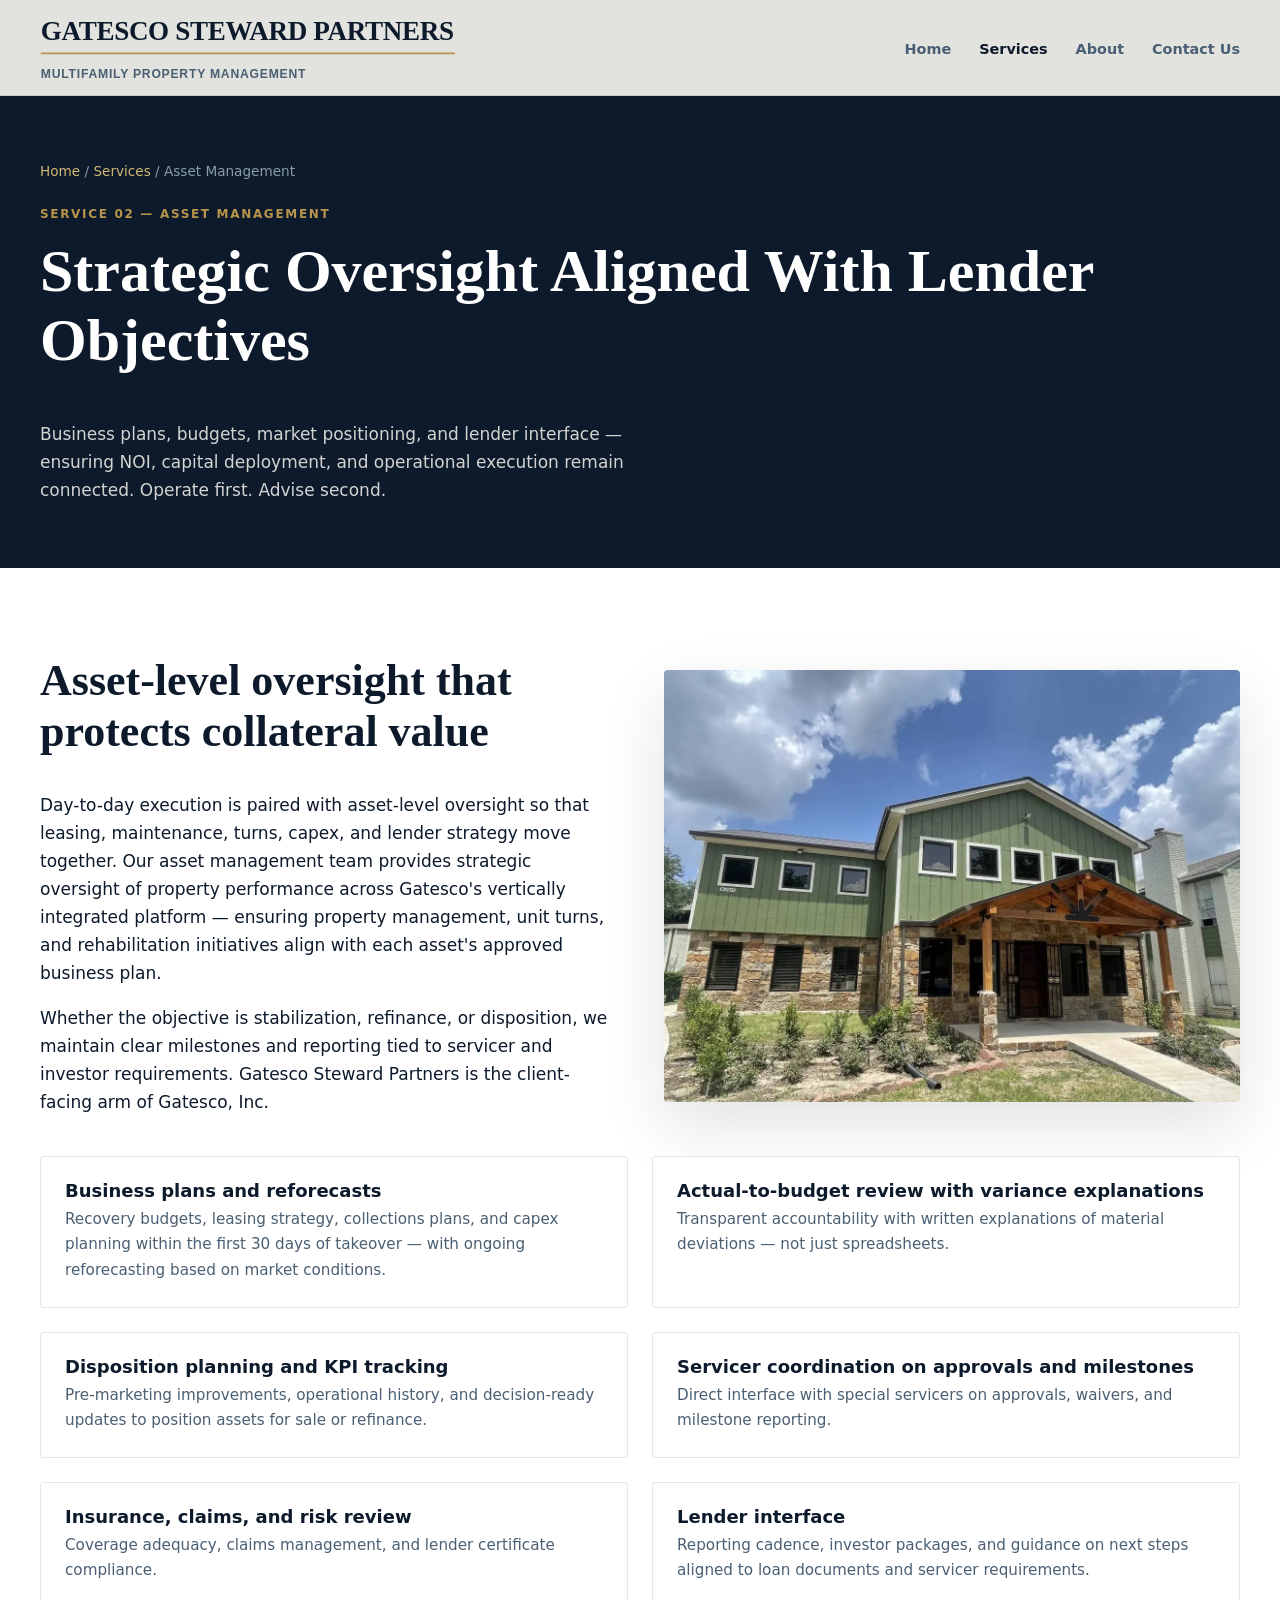
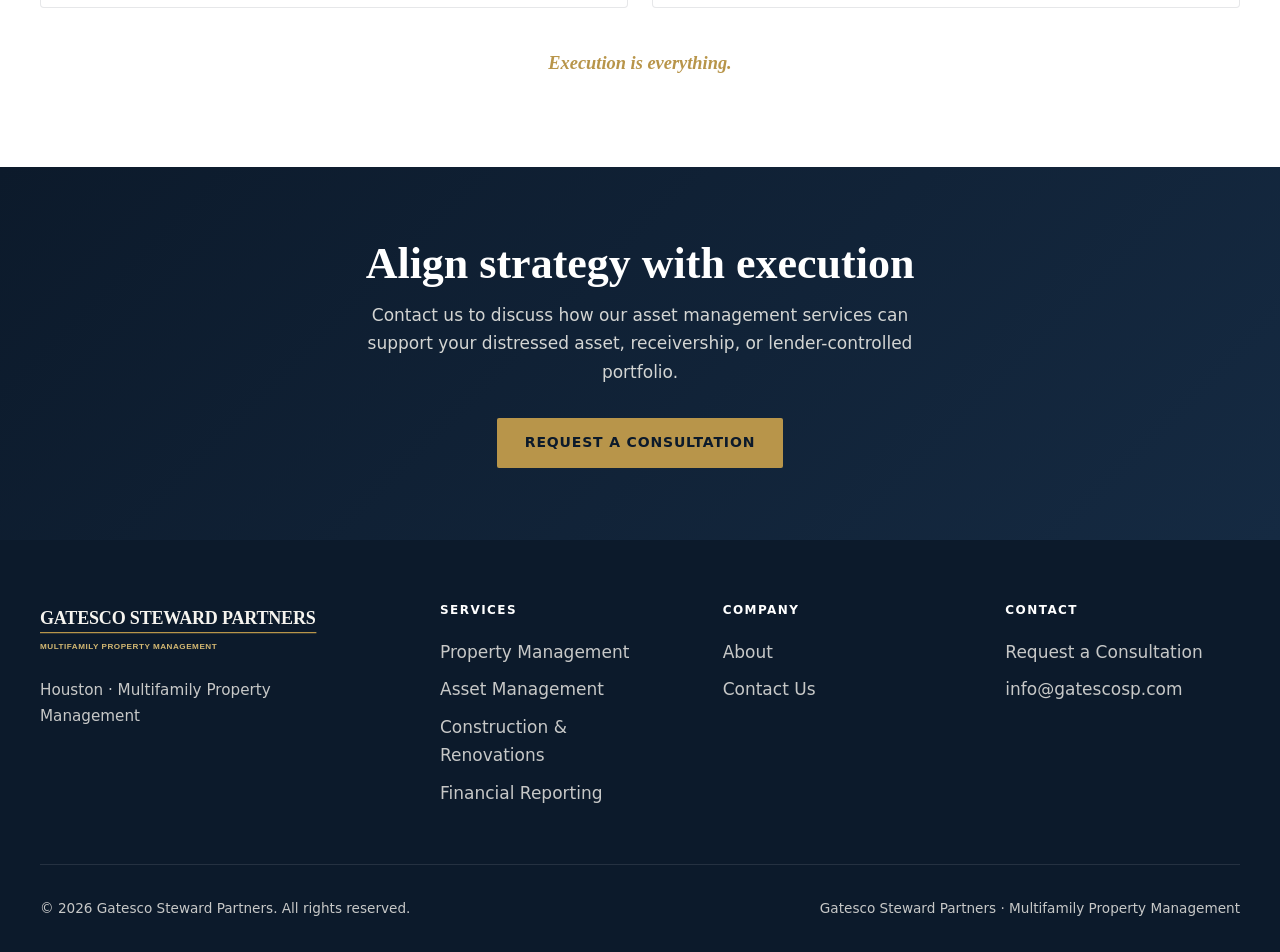
<file: asset-management.html>
<!DOCTYPE html>
<html lang="en">
<head>
  <meta charset="UTF-8">
  <meta name="viewport" content="width=device-width, initial-scale=1.0">
  <meta name="description" content="Institutional asset management for distressed multifamily assets in Greater Houston — business plans, lender interface, disposition planning, and servicer coordination.">
  <title>Asset Management | Gatesco Steward Partners</title>
  <link rel="canonical" href="https://gatescosp.com/asset-management.html">
  <meta name="referrer" content="strict-origin-when-cross-origin">
  <meta http-equiv="Content-Security-Policy" content="default-src 'self'; base-uri 'self'; object-src 'none'; script-src 'self' https://challenges.cloudflare.com; style-src 'self' 'unsafe-inline' https://fonts.googleapis.com; font-src 'self' https://fonts.gstatic.com data:; img-src 'self' data:; connect-src 'self' https://formsubmit.co; form-action https://formsubmit.co; frame-src https://challenges.cloudflare.com; upgrade-insecure-requests">
  <link rel="preconnect" href="https://fonts.googleapis.com">
  <link rel="preconnect" href="https://fonts.gstatic.com" crossorigin>
  <link href="https://fonts.googleapis.com/css2?family=Cormorant+Garamond:wght@500;600;700&family=Source+Sans+3:wght@400;600;700&display=swap" rel="stylesheet">
  <link rel="stylesheet" href="css/styles.css">
  <link rel="icon" href="images/logos/gsp-favicon.svg" type="image/svg+xml">
</head>
<body>
  <header class="site-header">
    <div class="container header-inner">
      <a href="index.html" class="logo" aria-label="Gatesco Steward Partners home">
        <img src="images/logos/gsp-website-header-light.svg?v=4" alt="Gatesco Steward Partners — Multifamily Property Management" class="logo-img" width="480" height="76">
      </a>
      <nav class="nav-main" aria-label="Main navigation">
        <ul class="nav-links">
          <li><a href="index.html">Home</a></li>
          <li class="nav-dropdown">
            <a href="services.html" class="active">Services</a>
            <ul class="nav-dropdown-menu">
              <li><a href="property-management.html">Property Management</a></li>
              <li><a href="asset-management.html">Asset Management</a></li>
              <li><a href="construction.html">Construction &amp; Renovations</a></li>
              <li><a href="financial-reporting.html">Financial Reporting</a></li>
            </ul>
          </li>
          <li class="nav-dropdown">
            <a href="about.html">About</a>
            <ul class="nav-dropdown-menu">
              <li><a href="about.html">Our Firm</a></li>
              <li><a href="about.html#leadership">Leadership</a></li>
            </ul>
          </li>
          <li><a href="contact.html">Contact Us</a></li>
        </ul>
      </nav>
      <button class="menu-toggle" aria-label="Open menu" aria-expanded="false"><span></span><span></span><span></span></button>
    </div>
  </header>

  <section class="page-hero">
    <div class="container">
      <p class="breadcrumb"><a href="index.html">Home</a> / <a href="services.html">Services</a> / Asset Management</p>
      <span class="section-label">Service 02 — Asset Management</span>
      <h1>Strategic Oversight Aligned With Lender Objectives</h1>
      <p style="max-width: 640px; color: rgba(246,244,239,0.85);">Business plans, budgets, market positioning, and lender interface — ensuring NOI, capital deployment, and operational execution remain connected. Operate first. Advise second.</p>
    </div>
  </section>

  <section class="section section--white">
    <div class="container">
      <div class="grid-2 fade-in">
        <div class="content-block">
          <h2>Asset-level oversight that protects collateral value</h2>
          <p>Day-to-day execution is paired with asset-level oversight so that leasing, maintenance, turns, capex, and lender strategy move together. Our asset management team provides strategic oversight of property performance across Gatesco's vertically integrated platform — ensuring property management, unit turns, and rehabilitation initiatives align with each asset's approved business plan.</p>
          <p>Whether the objective is stabilization, refinance, or disposition, we maintain clear milestones and reporting tied to servicer and investor requirements. Gatesco Steward Partners is the client-facing arm of Gatesco, Inc.</p>
        </div>
        <div class="image-frame">
          <img src="images/PMimage.jpeg" alt="Houston multifamily asset under Gatesco Steward Partners management" loading="lazy">
        </div>
      </div>

      <div class="feature-grid fade-in">
        <div class="feature-item"><h4>Business plans and reforecasts</h4><p>Recovery budgets, leasing strategy, collections plans, and capex planning within the first 30 days of takeover — with ongoing reforecasting based on market conditions.</p></div>
        <div class="feature-item"><h4>Actual-to-budget review with variance explanations</h4><p>Transparent accountability with written explanations of material deviations — not just spreadsheets.</p></div>
        <div class="feature-item"><h4>Disposition planning and KPI tracking</h4><p>Pre-marketing improvements, operational history, and decision-ready updates to position assets for sale or refinance.</p></div>
        <div class="feature-item"><h4>Servicer coordination on approvals and milestones</h4><p>Direct interface with special servicers on approvals, waivers, and milestone reporting.</p></div>
        <div class="feature-item"><h4>Insurance, claims, and risk review</h4><p>Coverage adequacy, claims management, and lender certificate compliance.</p></div>
        <div class="feature-item"><h4>Lender interface</h4><p>Reporting cadence, investor packages, and guidance on next steps aligned to loan documents and servicer requirements.</p></div>
      </div>
      <p class="tagline fade-in" style="text-align: center; margin-top: 2.5rem;">Execution is everything.</p>
    </div>
  </section>

  <section class="cta-band">
    <div class="container fade-in">
      <h2>Align strategy with execution</h2>
      <p>Contact us to discuss how our asset management services can support your distressed asset, receivership, or lender-controlled portfolio.</p>
      <a href="contact.html" class="btn btn-gold">Request a Consultation</a>
    </div>
  </section>

  <footer class="site-footer">
    <div class="container">
      <div class="footer-grid">
        <div class="footer-brand">
          <a href="index.html" class="footer-logo" aria-label="Gatesco Steward Partners home">
            <img src="images/logos/gsp-website-header-dark.svg?v=4" alt="Gatesco Steward Partners — Multifamily Property Management" class="footer-logo-img" width="320" height="50">
          </a>
          <p>Houston · Multifamily Property Management</p>
        </div>
        <div class="footer-col"><h4>Services</h4><ul>
          <li><a href="property-management.html">Property Management</a></li>
          <li><a href="asset-management.html">Asset Management</a></li>
          <li><a href="construction.html">Construction &amp; Renovations</a></li>
          <li><a href="financial-reporting.html">Financial Reporting</a></li>
        </ul></div>
        <div class="footer-col"><h4>Company</h4><ul>
          <li><a href="about.html">About</a></li>
          <li><a href="contact.html">Contact Us</a></li>
        </ul></div>
        <div class="footer-col"><h4>Contact</h4><ul>
          <li><a href="contact.html">Request a Consultation</a></li>
          <li><a href="mailto:info@gatescosp.com">info@gatescosp.com</a></li>
        </ul></div>
      </div>
      <div class="footer-bottom">
        <span>&copy; 2026 Gatesco Steward Partners. All rights reserved.</span>
        <span>Gatesco Steward Partners · Multifamily Property Management</span>
      </div>
    </div>
  </footer>
  <script src="js/main.js"></script>
</body>
</html>
</file>
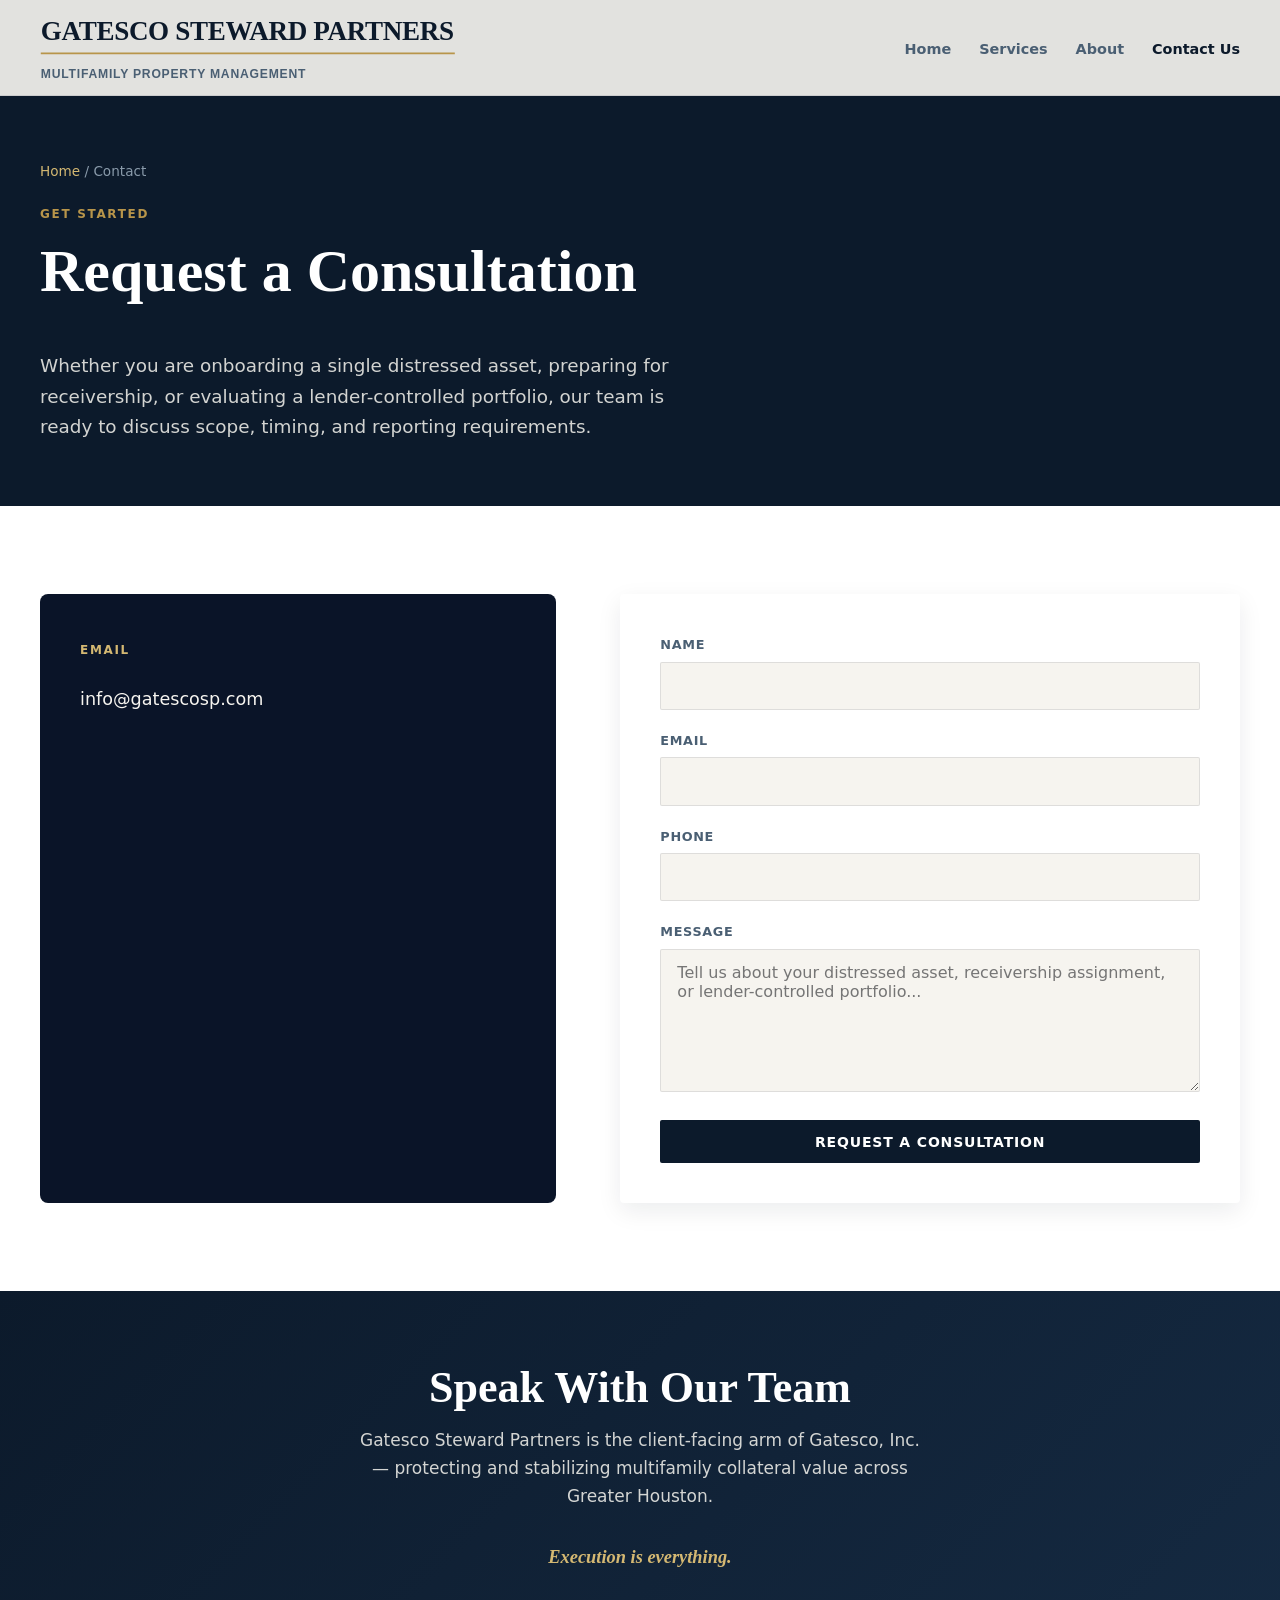
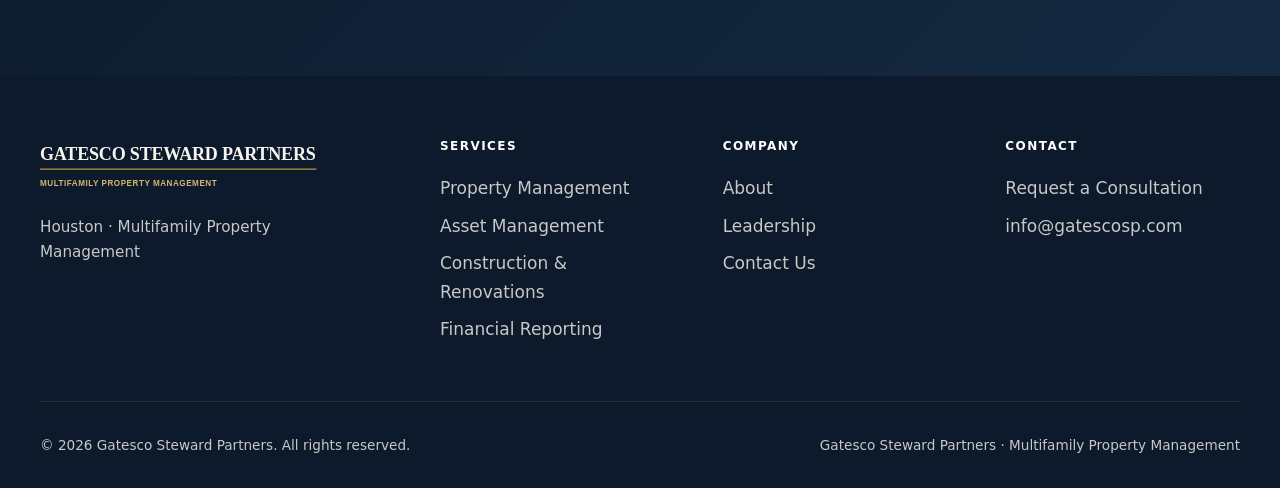
<file: contact.html>
<!DOCTYPE html>
<html lang="en">
<head>
  <meta charset="UTF-8">
  <meta name="viewport" content="width=device-width, initial-scale=1.0">
  <meta name="description" content="Contact Gatesco Steward Partners for distressed multifamily operations, receivership, REO stabilization, and lender-controlled portfolio assignments in Greater Houston.">
  <title>Contact | Gatesco Steward Partners</title>
  <link rel="canonical" href="https://gatescosp.com/contact.html">
  <meta name="referrer" content="strict-origin-when-cross-origin">
  <meta http-equiv="Content-Security-Policy" content="default-src 'self'; base-uri 'self'; object-src 'none'; script-src 'self' https://challenges.cloudflare.com; style-src 'self' 'unsafe-inline' https://fonts.googleapis.com; font-src 'self' https://fonts.gstatic.com data:; img-src 'self' data:; connect-src 'self' https://formsubmit.co; form-action https://formsubmit.co; frame-src https://challenges.cloudflare.com; upgrade-insecure-requests">
  <link rel="preconnect" href="https://fonts.googleapis.com">
  <link rel="preconnect" href="https://fonts.gstatic.com" crossorigin>
  <link href="https://fonts.googleapis.com/css2?family=Cormorant+Garamond:wght@500;600;700&family=Source+Sans+3:wght@400;600;700&display=swap" rel="stylesheet">
  <link rel="stylesheet" href="css/styles.css">
  <link rel="icon" href="images/logos/gsp-favicon.svg" type="image/svg+xml">
</head>
<body>
  <header class="site-header">
    <div class="container header-inner">
      <a href="index.html" class="logo" aria-label="Gatesco Steward Partners home">
        <img src="images/logos/gsp-website-header-light.svg?v=4" alt="Gatesco Steward Partners — Multifamily Property Management" class="logo-img" width="480" height="76">
      </a>
      <nav class="nav-main" aria-label="Main navigation">
        <ul class="nav-links">
          <li><a href="index.html">Home</a></li>
          <li class="nav-dropdown">
            <a href="services.html">Services</a>
            <ul class="nav-dropdown-menu">
              <li><a href="property-management.html">Property Management</a></li>
              <li><a href="asset-management.html">Asset Management</a></li>
              <li><a href="construction.html">Construction &amp; Renovations</a></li>
              <li><a href="financial-reporting.html">Financial Reporting</a></li>
            </ul>
          </li>
          <li class="nav-dropdown">
            <a href="about.html">About</a>
            <ul class="nav-dropdown-menu">
              <li><a href="about.html">Our Firm</a></li>
              <li><a href="about.html#leadership">Leadership</a></li>
            </ul>
          </li>
          <li><a href="contact.html" class="active">Contact Us</a></li>
        </ul>
      </nav>
      <button class="menu-toggle" aria-label="Open menu" aria-expanded="false"><span></span><span></span><span></span></button>
    </div>
  </header>

  <section class="page-hero">
    <div class="container">
      <p class="breadcrumb"><a href="index.html">Home</a> / Contact</p>
      <span class="section-label">Get started</span>
      <h1>Request a Consultation</h1>
      <p style="max-width: 640px; color: rgba(246,244,239,0.85); font-size: 1.15rem; text-align: left; margin: 0;">Whether you are onboarding a single distressed asset, preparing for receivership, or evaluating a lender-controlled portfolio, our team is ready to discuss scope, timing, and reporting requirements.</p>
    </div>
  </section>

  <section class="section section--white">
    <div class="container">
      <div class="contact-grid fade-in">
        <div class="contact-info" style="background: #0a1428; color: #f6f4ef; padding: 2.5rem; border-radius: 8px;">
          <div>
            <span class="section-label" style="color: var(--gold-light);">Email</span>
            <p style="margin-top: 0.75rem;">
              <a href="mailto:info@gatescosp.com" style="color: #f6f4ef; text-decoration: none; font-size: 1.1rem;">
                info@gatescosp.com
              </a>
            </p>
          </div>
        </div>

        <div class="contact-form">
          <!--
            Spam protection (layered):
            1. FormSubmit honeypot (_honey) + phrase blacklist
            2. Client-side timing / honeypot checks in js/main.js
            3. Optional Cloudflare Turnstile — set data-turnstile-sitekey on this form
               and load the Turnstile script (see DEPLOYMENT-SECURITY.md)
            Note: FormSubmit’s visual reCAPTCHA does not run on the AJAX endpoint;
            keep AJAX UX and rely on the layers above (+ Cloudflare bot controls).
          -->
          <form
            action="https://formsubmit.co/ajax/info@gatescosp.com"
            method="POST"
            id="contact-form"
            data-min-fill-ms="3000"
            data-turnstile-sitekey=""
          >
            <input type="hidden" name="_subject" value="New consultation request — Gatesco Steward Partners">
            <input type="hidden" name="_template" value="table">
            <!-- FormSubmit ignores submissions containing these phrases -->
            <input type="hidden" name="_blacklist" value="crypto, cryptocurrency, seo package, buy followers, viagra, casino, loan offer, make money fast, weight loss, adult dating">
            <!-- Honeypot: leave empty. Hidden via CSS class (not only display:none inline). -->
            <div class="hp-field" aria-hidden="true">
              <label for="website_url">Website</label>
              <input type="text" id="website_url" name="_honey" tabindex="-1" autocomplete="off">
            </div>
            <!-- Secondary decoy (not sent to FormSubmit as _honey; discarded client-side if filled) -->
            <div class="hp-field" aria-hidden="true">
              <label for="company_fax">Fax</label>
              <input type="text" id="company_fax" name="company_fax" tabindex="-1" autocomplete="off">
            </div>
            <div class="form-group">
              <label for="name">Name</label>
              <input type="text" id="name" name="name" required autocomplete="name" maxlength="120">
            </div>
            <div class="form-group">
              <label for="email">Email</label>
              <input type="email" id="email" name="email" required autocomplete="email" maxlength="254">
            </div>
            <div class="form-group">
              <label for="phone">Phone</label>
              <input type="tel" id="phone" name="phone" required autocomplete="tel" maxlength="40">
            </div>
            <div class="form-group">
              <label for="message">Message</label>
              <textarea id="message" name="message" rows="6" placeholder="Tell us about your distressed asset, receivership assignment, or lender-controlled portfolio..." required maxlength="5000"></textarea>
            </div>
            <!-- Cloudflare Turnstile mounts here when data-turnstile-sitekey is set -->
            <div id="cf-turnstile" class="cf-turnstile-slot" hidden></div>
            <button type="submit" class="btn btn-primary" style="width: 100%;">Request a Consultation</button>
            <p id="form-status" class="form-status" role="status" aria-live="polite" hidden></p>
          </form>
        </div>
      </div>
    </div>
  </section>

  <section class="cta-band">
    <div class="container fade-in">
      <h2>Speak With Our Team</h2>
      <p>Gatesco Steward Partners is the client-facing arm of Gatesco, Inc. — protecting and stabilizing multifamily collateral value across Greater Houston.</p>
      <p class="tagline" style="color: var(--gold-light);">Execution is everything.</p>
    </div>
  </section>

  <footer class="site-footer">
    <div class="container">
      <div class="footer-grid">
        <div class="footer-brand">
          <a href="index.html" class="footer-logo" aria-label="Gatesco Steward Partners home">
            <img src="images/logos/gsp-website-header-dark.svg?v=4" alt="Gatesco Steward Partners — Multifamily Property Management" class="footer-logo-img" width="320" height="50">
          </a>
          <p>Houston · Multifamily Property Management</p>
        </div>
        <div class="footer-col"><h4>Services</h4><ul>
          <li><a href="property-management.html">Property Management</a></li>
          <li><a href="asset-management.html">Asset Management</a></li>
          <li><a href="construction.html">Construction &amp; Renovations</a></li>
          <li><a href="financial-reporting.html">Financial Reporting</a></li>
        </ul></div>
        <div class="footer-col"><h4>Company</h4><ul>
          <li><a href="about.html">About</a></li>
          <li><a href="about.html#leadership">Leadership</a></li>
          <li><a href="contact.html">Contact Us</a></li>
        </ul></div>
        <div class="footer-col"><h4>Contact</h4><ul>
          <li><a href="contact.html">Request a Consultation</a></li>
          <li><a href="mailto:info@gatescosp.com">info@gatescosp.com</a></li>
        </ul></div>
      </div>
      <div class="footer-bottom">
        <span>&copy; 2026 Gatesco Steward Partners. All rights reserved.</span>
        <span>Gatesco Steward Partners · Multifamily Property Management</span>
      </div>
    </div>
  </footer>
  <script src="js/main.js"></script>
</body>
</html>
</file>
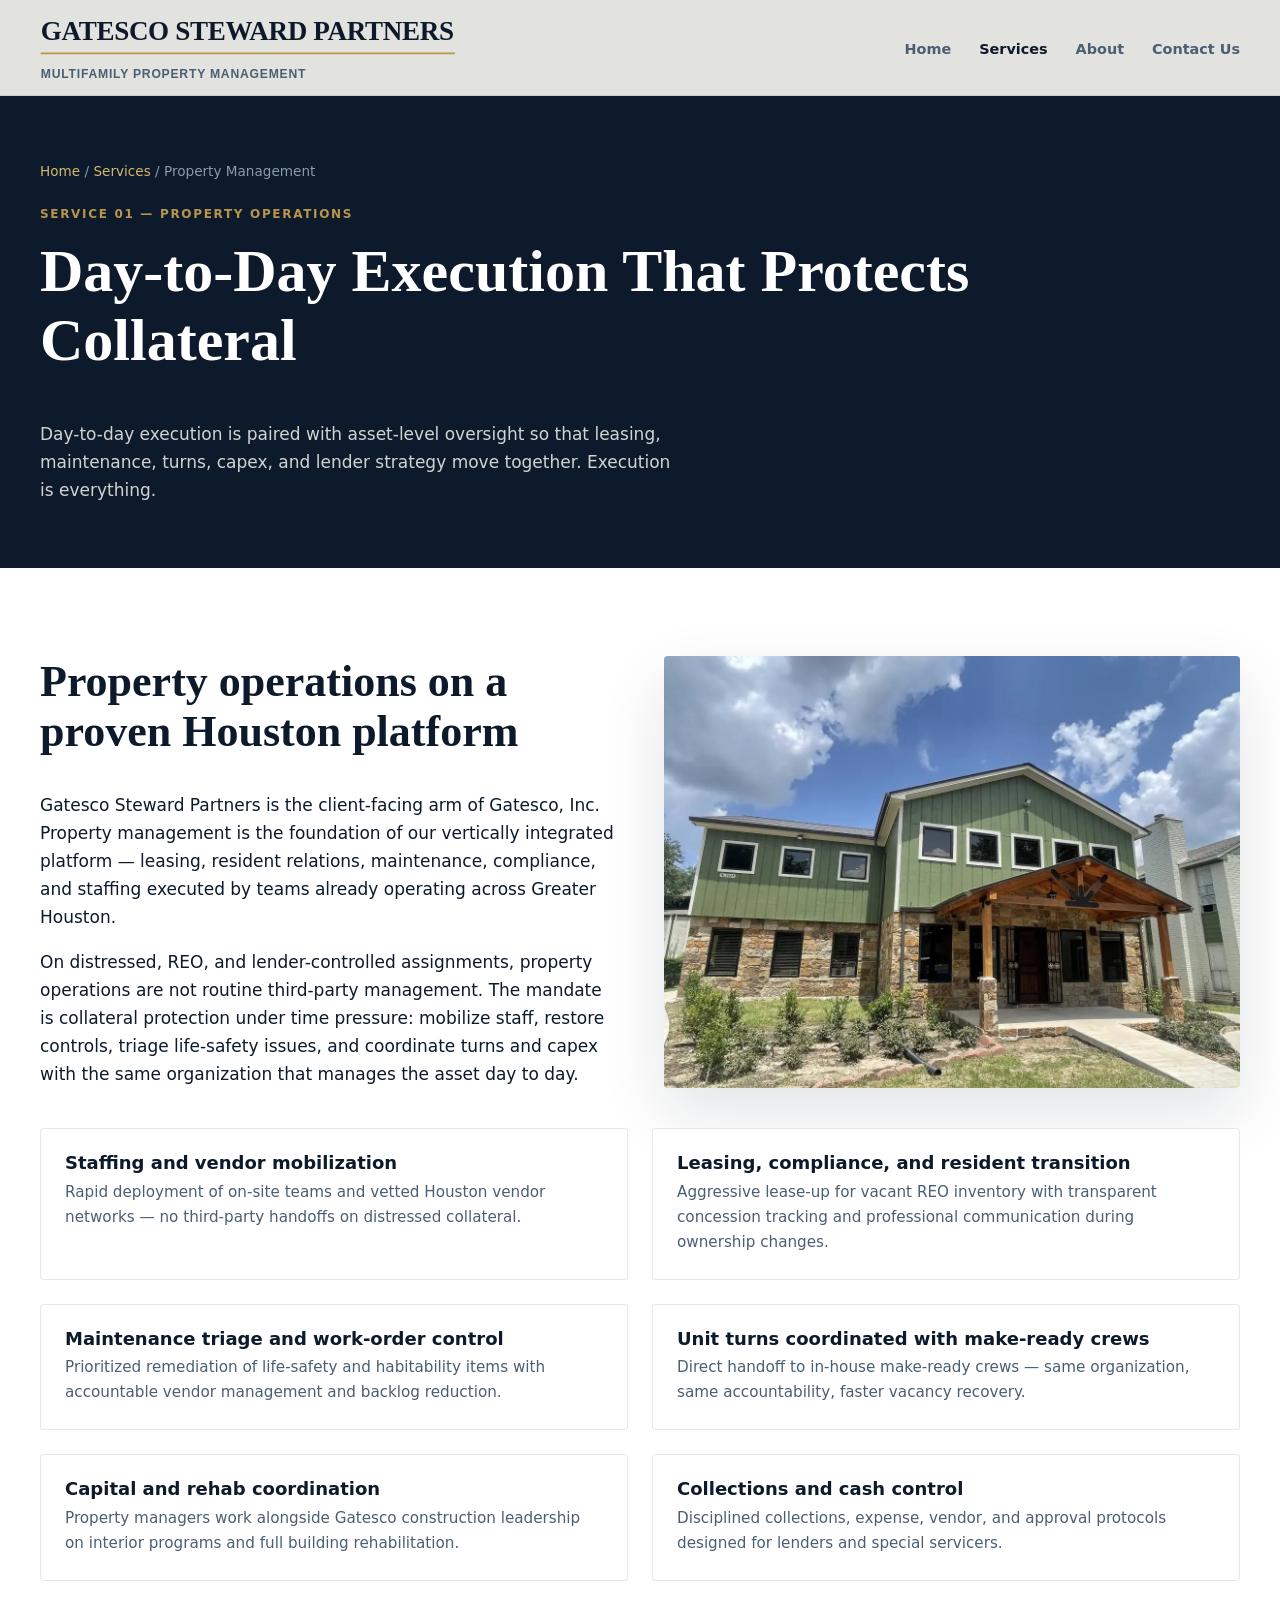
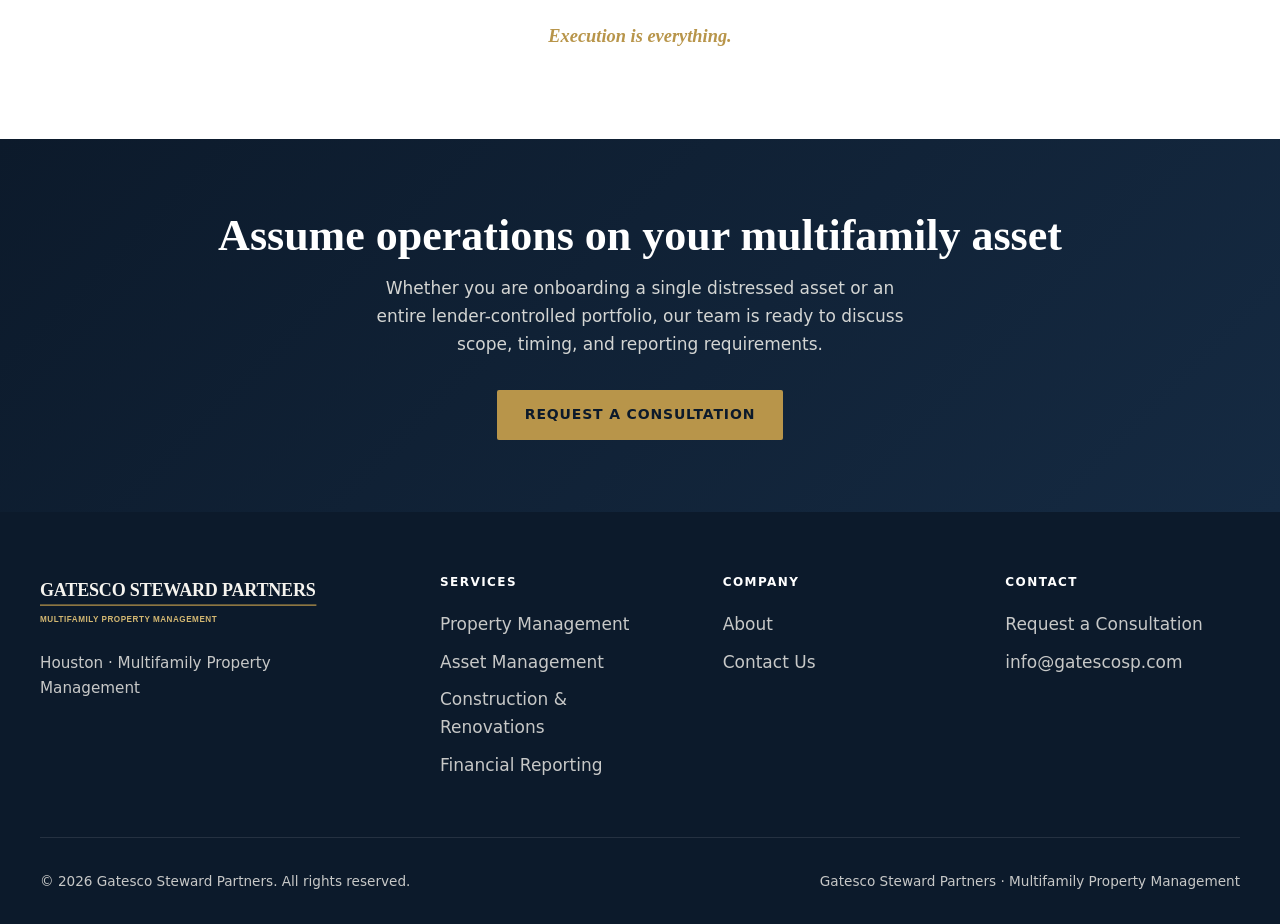
<file: property-management.html>
<!DOCTYPE html>
<html lang="en">
<head>
  <meta charset="UTF-8">
  <meta name="viewport" content="width=device-width, initial-scale=1.0">
  <meta name="description" content="Multifamily property operations in Greater Houston — staffing, leasing, maintenance triage, unit turns, and capital coordination for distressed and REO assets.">
  <title>Property Management | Gatesco Steward Partners</title>
  <link rel="canonical" href="https://gatescosp.com/property-management.html">
  <meta name="referrer" content="strict-origin-when-cross-origin">
  <meta http-equiv="Content-Security-Policy" content="default-src 'self'; base-uri 'self'; object-src 'none'; script-src 'self' https://challenges.cloudflare.com; style-src 'self' 'unsafe-inline' https://fonts.googleapis.com; font-src 'self' https://fonts.gstatic.com data:; img-src 'self' data:; connect-src 'self' https://formsubmit.co; form-action https://formsubmit.co; frame-src https://challenges.cloudflare.com; upgrade-insecure-requests">
  <link rel="preconnect" href="https://fonts.googleapis.com">
  <link rel="preconnect" href="https://fonts.gstatic.com" crossorigin>
  <link href="https://fonts.googleapis.com/css2?family=Cormorant+Garamond:wght@500;600;700&family=Source+Sans+3:wght@400;600;700&display=swap" rel="stylesheet">
  <link rel="stylesheet" href="css/styles.css">
  <link rel="icon" href="images/logos/gsp-favicon.svg" type="image/svg+xml">
</head>
<body>
  <header class="site-header">
    <div class="container header-inner">
      <a href="index.html" class="logo" aria-label="Gatesco Steward Partners home">
        <img src="images/logos/gsp-website-header-light.svg?v=4" alt="Gatesco Steward Partners — Multifamily Property Management" class="logo-img" width="480" height="76">
      </a>
      <nav class="nav-main" aria-label="Main navigation">
        <ul class="nav-links">
          <li><a href="index.html">Home</a></li>
          <li class="nav-dropdown">
            <a href="services.html" class="active">Services</a>
            <ul class="nav-dropdown-menu">
              <li><a href="property-management.html">Property Management</a></li>
              <li><a href="asset-management.html">Asset Management</a></li>
              <li><a href="construction.html">Construction &amp; Renovations</a></li>
              <li><a href="financial-reporting.html">Financial Reporting</a></li>
            </ul>
          </li>
          <li class="nav-dropdown">
            <a href="about.html">About</a>
            <ul class="nav-dropdown-menu">
              <li><a href="about.html">Our Firm</a></li>
              <li><a href="about.html#leadership">Leadership</a></li>
            </ul>
          </li>
          <li><a href="contact.html">Contact Us</a></li>
        </ul>
      </nav>
      <button class="menu-toggle" aria-label="Open menu" aria-expanded="false"><span></span><span></span><span></span></button>
    </div>
  </header>

  <section class="page-hero">
    <div class="container">
      <p class="breadcrumb"><a href="index.html">Home</a> / <a href="services.html">Services</a> / Property Management</p>
      <span class="section-label">Service 01 — Property Operations</span>
      <h1>Day-to-Day Execution That Protects Collateral</h1>
      <p style="max-width: 640px; color: rgba(246,244,239,0.85);">Day-to-day execution is paired with asset-level oversight so that leasing, maintenance, turns, capex, and lender strategy move together. Execution is everything.</p>
    </div>
  </section>

  <section class="section section--white">
    <div class="container">
      <div class="grid-2 fade-in">
        <div class="content-block">
          <h2>Property operations on a proven Houston platform</h2>
          <p>Gatesco Steward Partners is the client-facing arm of Gatesco, Inc. Property management is the foundation of our vertically integrated platform — leasing, resident relations, maintenance, compliance, and staffing executed by teams already operating across Greater Houston.</p>
          <p>On distressed, REO, and lender-controlled assignments, property operations are not routine third-party management. The mandate is collateral protection under time pressure: mobilize staff, restore controls, triage life-safety issues, and coordinate turns and capex with the same organization that manages the asset day to day.</p>
        </div>
        <div class="image-frame">
          <img src="images/PMimage.jpeg" alt="Houston multifamily apartment community with green siding and stone accents" loading="lazy">
        </div>
      </div>
      <div class="feature-grid fade-in">
        <div class="feature-item"><h4>Staffing and vendor mobilization</h4><p>Rapid deployment of on-site teams and vetted Houston vendor networks — no third-party handoffs on distressed collateral.</p></div>
        <div class="feature-item"><h4>Leasing, compliance, and resident transition</h4><p>Aggressive lease-up for vacant REO inventory with transparent concession tracking and professional communication during ownership changes.</p></div>
        <div class="feature-item"><h4>Maintenance triage and work-order control</h4><p>Prioritized remediation of life-safety and habitability items with accountable vendor management and backlog reduction.</p></div>
        <div class="feature-item"><h4>Unit turns coordinated with make-ready crews</h4><p>Direct handoff to in-house make-ready crews — same organization, same accountability, faster vacancy recovery.</p></div>
        <div class="feature-item"><h4>Capital and rehab coordination</h4><p>Property managers work alongside Gatesco construction leadership on interior programs and full building rehabilitation.</p></div>
        <div class="feature-item"><h4>Collections and cash control</h4><p>Disciplined collections, expense, vendor, and approval protocols designed for lenders and special servicers.</p></div>
      </div>
      <p class="tagline fade-in" style="text-align: center; margin-top: 2.5rem;">Execution is everything.</p>
    </div>
  </section>

  <section class="cta-band">
    <div class="container fade-in">
      <h2>Assume operations on your multifamily asset</h2>
      <p>Whether you are onboarding a single distressed asset or an entire lender-controlled portfolio, our team is ready to discuss scope, timing, and reporting requirements.</p>
      <a href="contact.html" class="btn btn-gold">Request a Consultation</a>
    </div>
  </section>

  <footer class="site-footer">
    <div class="container">
      <div class="footer-grid">
        <div class="footer-brand">
          <a href="index.html" class="footer-logo" aria-label="Gatesco Steward Partners home">
            <img src="images/logos/gsp-website-header-dark.svg?v=4" alt="Gatesco Steward Partners — Multifamily Property Management" class="footer-logo-img" width="320" height="50">
          </a>
          <p>Houston · Multifamily Property Management</p>
        </div>
        <div class="footer-col"><h4>Services</h4><ul>
          <li><a href="property-management.html">Property Management</a></li>
          <li><a href="asset-management.html">Asset Management</a></li>
          <li><a href="construction.html">Construction &amp; Renovations</a></li>
          <li><a href="financial-reporting.html">Financial Reporting</a></li>
        </ul></div>
        <div class="footer-col"><h4>Company</h4><ul>
          <li><a href="about.html">About</a></li>
          <li><a href="contact.html">Contact Us</a></li>
        </ul></div>
        <div class="footer-col"><h4>Contact</h4><ul>
          <li><a href="contact.html">Request a Consultation</a></li>
          <li><a href="mailto:info@gatescosp.com">info@gatescosp.com</a></li>
        </ul></div>
      </div>
      <div class="footer-bottom">
        <span>&copy; 2026 Gatesco Steward Partners. All rights reserved.</span>
        <span>Gatesco Steward Partners · Multifamily Property Management</span>
      </div>
    </div>
  </footer>
  <script src="js/main.js"></script>
</body>
</html>
</file>
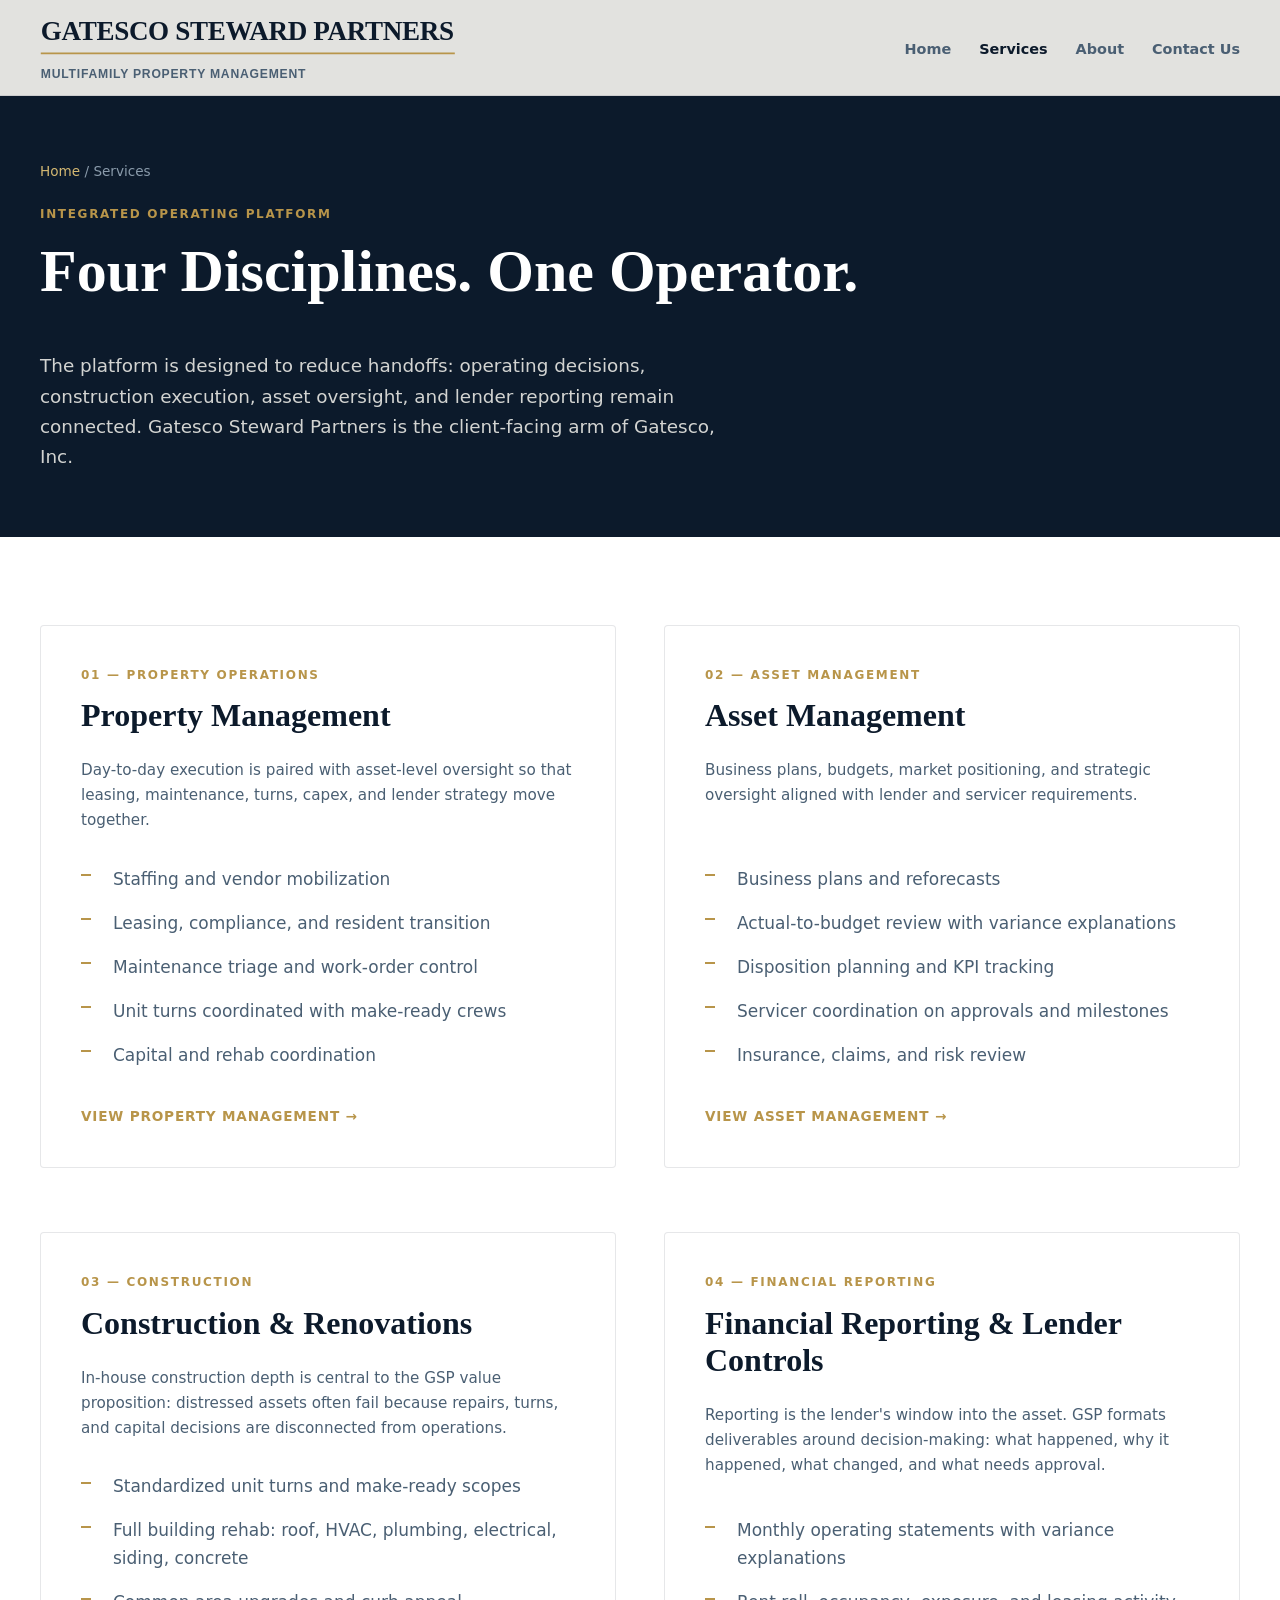
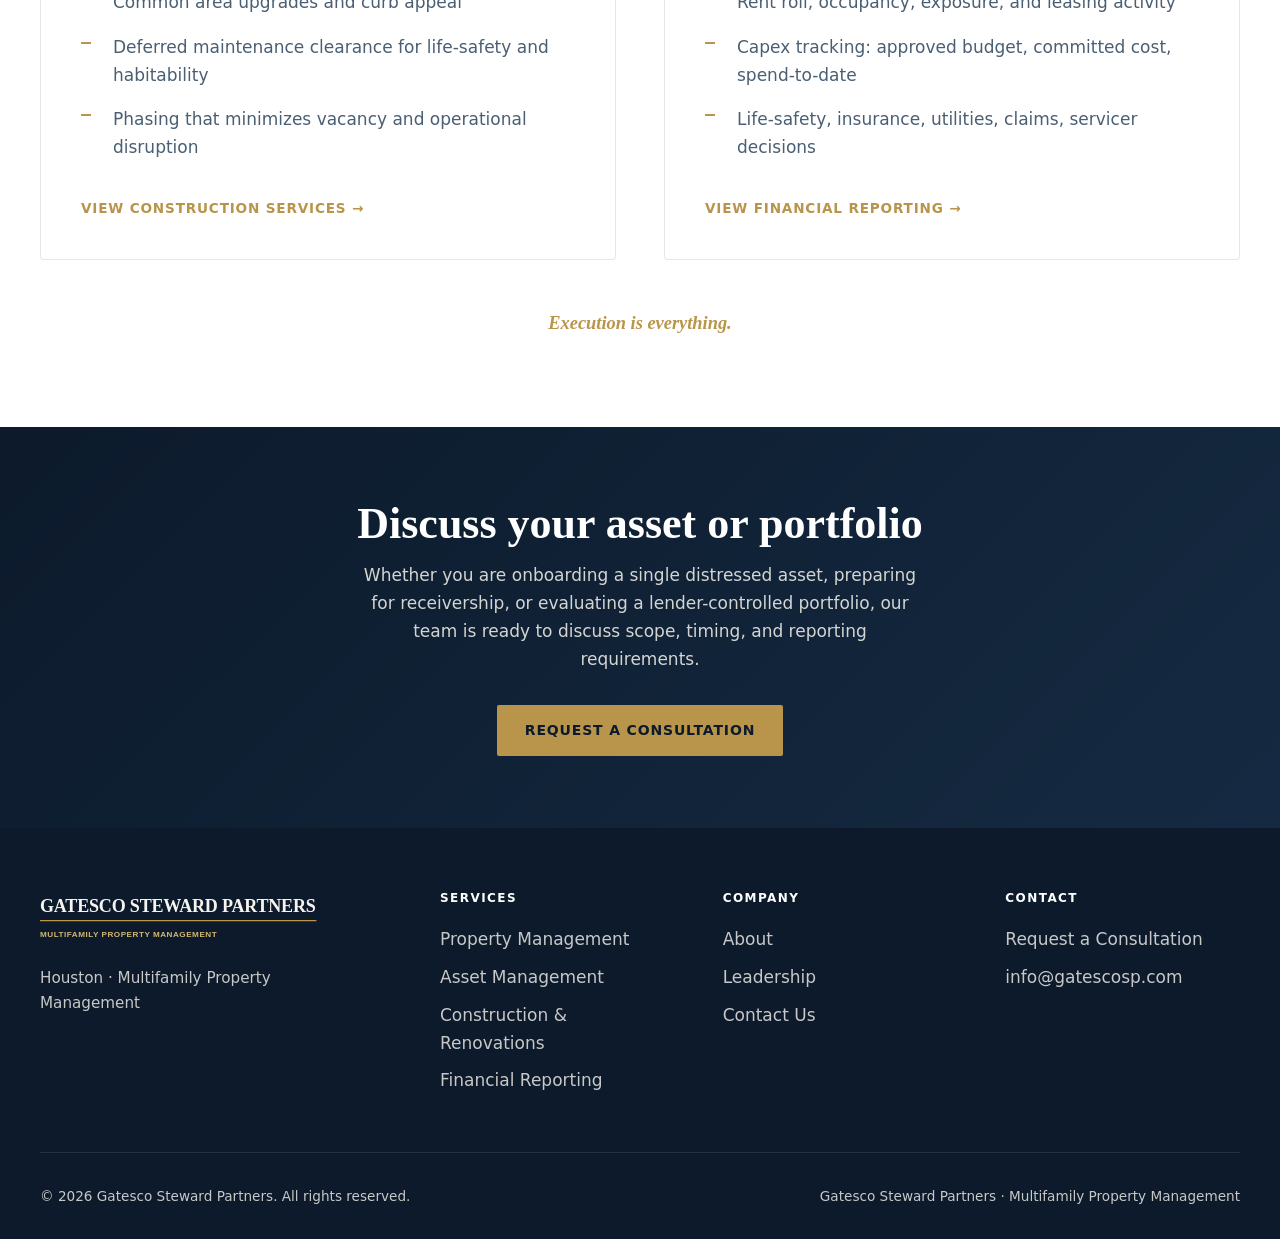
<file: services.html>
<!DOCTYPE html>
<html lang="en">
<head>
  <meta charset="UTF-8">
  <meta name="viewport" content="width=device-width, initial-scale=1.0">
  <meta name="description" content="Integrated property operations, asset management, construction, and financial reporting for distressed and lender-controlled multifamily assets in Greater Houston.">
  <title>Services | Gatesco Steward Partners</title>
  <link rel="canonical" href="https://gatescosp.com/services.html">
  <meta name="referrer" content="strict-origin-when-cross-origin">
  <meta http-equiv="Content-Security-Policy" content="default-src 'self'; base-uri 'self'; object-src 'none'; script-src 'self' https://challenges.cloudflare.com; style-src 'self' 'unsafe-inline' https://fonts.googleapis.com; font-src 'self' https://fonts.gstatic.com data:; img-src 'self' data:; connect-src 'self' https://formsubmit.co; form-action https://formsubmit.co; frame-src https://challenges.cloudflare.com; upgrade-insecure-requests">
  <link rel="preconnect" href="https://fonts.googleapis.com">
  <link rel="preconnect" href="https://fonts.gstatic.com" crossorigin>
  <link href="https://fonts.googleapis.com/css2?family=Cormorant+Garamond:wght@500;600;700&family=Source+Sans+3:wght@400;600;700&display=swap" rel="stylesheet">
  <link rel="stylesheet" href="css/styles.css">
  <link rel="icon" href="images/logos/gsp-favicon.svg" type="image/svg+xml">
</head>
<body>
  <header class="site-header">
    <div class="container header-inner">
      <a href="index.html" class="logo" aria-label="Gatesco Steward Partners home">
        <img src="images/logos/gsp-website-header-light.svg?v=4" alt="Gatesco Steward Partners — Multifamily Property Management" class="logo-img" width="480" height="76">
      </a>
      <nav class="nav-main" aria-label="Main navigation">
        <ul class="nav-links">
          <li><a href="index.html">Home</a></li>
          <li class="nav-dropdown">
            <a href="services.html" class="active">Services</a>
            <ul class="nav-dropdown-menu">
              <li><a href="property-management.html">Property Management</a></li>
              <li><a href="asset-management.html">Asset Management</a></li>
              <li><a href="construction.html">Construction &amp; Renovations</a></li>
              <li><a href="financial-reporting.html">Financial Reporting</a></li>
            </ul>
          </li>
          <li class="nav-dropdown">
            <a href="about.html">About</a>
            <ul class="nav-dropdown-menu">
              <li><a href="about.html">Our Firm</a></li>
              <li><a href="about.html#leadership">Leadership</a></li>
            </ul>
          </li>
          <li><a href="contact.html">Contact Us</a></li>
        </ul>
      </nav>
      <button class="menu-toggle" aria-label="Open menu" aria-expanded="false"><span></span><span></span><span></span></button>
    </div>
  </header>

  <section class="page-hero">
    <div class="container">
      <p class="breadcrumb"><a href="index.html">Home</a> / Services</p>
      <span class="section-label">Integrated operating platform</span>
      <h1>Four Disciplines. One Operator.</h1>
      <p style="max-width: 680px; color: rgba(246,244,239,0.85); font-size: 1.15rem;">The platform is designed to reduce handoffs: operating decisions, construction execution, asset oversight, and lender reporting remain connected. Gatesco Steward Partners is the client-facing arm of Gatesco, Inc.</p>
    </div>
  </section>

  <section class="section section--white">
    <div class="container">
      <div class="grid-2 fade-in" style="margin-bottom: 4rem;">
        <a href="property-management.html" class="service-card" style="padding: 2.5rem;">
          <span class="section-label">01 — Property Operations</span>
          <h2 style="font-size: 2rem;">Property Management</h2>
          <p>Day-to-day execution is paired with asset-level oversight so that leasing, maintenance, turns, capex, and lender strategy move together.</p>
          <ul class="diff-list" style="margin-top: 1rem;">
            <li>Staffing and vendor mobilization</li>
            <li>Leasing, compliance, and resident transition</li>
            <li>Maintenance triage and work-order control</li>
            <li>Unit turns coordinated with make-ready crews</li>
            <li>Capital and rehab coordination</li>
          </ul>
          <span class="link-arrow">View property management →</span>
        </a>
        <a href="asset-management.html" class="service-card" style="padding: 2.5rem;">
          <span class="section-label">02 — Asset Management</span>
          <h2 style="font-size: 2rem;">Asset Management</h2>
          <p>Business plans, budgets, market positioning, and strategic oversight aligned with lender and servicer requirements.</p>
          <ul class="diff-list" style="margin-top: 1rem;">
            <li>Business plans and reforecasts</li>
            <li>Actual-to-budget review with variance explanations</li>
            <li>Disposition planning and KPI tracking</li>
            <li>Servicer coordination on approvals and milestones</li>
            <li>Insurance, claims, and risk review</li>
          </ul>
          <span class="link-arrow">View asset management →</span>
        </a>
      </div>
      <div class="grid-2 fade-in">
        <a href="construction.html" class="service-card" style="padding: 2.5rem;">
          <span class="section-label">03 — Construction</span>
          <h2 style="font-size: 2rem;">Construction &amp; Renovations</h2>
          <p>In-house construction depth is central to the GSP value proposition: distressed assets often fail because repairs, turns, and capital decisions are disconnected from operations.</p>
          <ul class="diff-list" style="margin-top: 1rem;">
            <li>Standardized unit turns and make-ready scopes</li>
            <li>Full building rehab: roof, HVAC, plumbing, electrical, siding, concrete</li>
            <li>Common area upgrades and curb appeal</li>
            <li>Deferred maintenance clearance for life-safety and habitability</li>
            <li>Phasing that minimizes vacancy and operational disruption</li>
          </ul>
          <span class="link-arrow">View construction services →</span>
        </a>
        <a href="financial-reporting.html" class="service-card" style="padding: 2.5rem;">
          <span class="section-label">04 — Financial Reporting</span>
          <h2 style="font-size: 2rem;">Financial Reporting &amp; Lender Controls</h2>
          <p>Reporting is the lender's window into the asset. GSP formats deliverables around decision-making: what happened, why it happened, what changed, and what needs approval.</p>
          <ul class="diff-list" style="margin-top: 1rem;">
            <li>Monthly operating statements with variance explanations</li>
            <li>Rent roll, occupancy, exposure, and leasing activity</li>
            <li>Capex tracking: approved budget, committed cost, spend-to-date</li>
            <li>Life-safety, insurance, utilities, claims, servicer decisions</li>
          </ul>
          <span class="link-arrow">View financial reporting →</span>
        </a>
      </div>
      <p class="tagline fade-in" style="text-align: center; margin-top: 3rem;">Execution is everything.</p>
    </div>
  </section>

  <section class="cta-band">
    <div class="container fade-in">
      <h2>Discuss your asset or portfolio</h2>
      <p>Whether you are onboarding a single distressed asset, preparing for receivership, or evaluating a lender-controlled portfolio, our team is ready to discuss scope, timing, and reporting requirements.</p>
      <a href="contact.html" class="btn btn-gold">Request a Consultation</a>
    </div>
  </section>

  <footer class="site-footer">
    <div class="container">
      <div class="footer-grid">
        <div class="footer-brand">
          <a href="index.html" class="footer-logo" aria-label="Gatesco Steward Partners home">
            <img src="images/logos/gsp-website-header-dark.svg?v=4" alt="Gatesco Steward Partners — Multifamily Property Management" class="footer-logo-img" width="320" height="50">
          </a>
          <p>Houston · Multifamily Property Management</p>
        </div>
        <div class="footer-col"><h4>Services</h4><ul>
          <li><a href="property-management.html">Property Management</a></li>
          <li><a href="asset-management.html">Asset Management</a></li>
          <li><a href="construction.html">Construction &amp; Renovations</a></li>
          <li><a href="financial-reporting.html">Financial Reporting</a></li>
        </ul></div>
        <div class="footer-col"><h4>Company</h4><ul>
          <li><a href="about.html">About</a></li>
          <li><a href="about.html#leadership">Leadership</a></li>
          <li><a href="contact.html">Contact Us</a></li>
        </ul></div>
        <div class="footer-col"><h4>Contact</h4><ul>
          <li><a href="contact.html">Request a Consultation</a></li>
          <li><a href="mailto:info@gatescosp.com">info@gatescosp.com</a></li>
        </ul></div>
      </div>
      <div class="footer-bottom">
        <span>&copy; 2026 Gatesco Steward Partners. All rights reserved.</span>
        <span>Gatesco Steward Partners · Multifamily Property Management</span>
      </div>
    </div>
  </footer>
  <script src="js/main.js"></script>
</body>
</html>
</file>
<file: css/styles.css>
:root {
  --navy: #0c1a2b;
  --navy-mid: #152a42;
  --slate: #4a5f73;
  --slate-light: #8a9bab;
  --gold: #b8954a;
  --gold-light: #d4b872;
  --cream: #f6f4ef;
  --white: #ffffff;
  --border: rgba(12, 26, 43, 0.1);
  --shadow: 0 24px 64px rgba(12, 26, 43, 0.12);
  --shadow-sm: 0 8px 24px rgba(12, 26, 43, 0.08);
  --font-display: "Cormorant Garamond", Georgia, serif;
  --font-body: "Source Sans 3", system-ui, sans-serif;
  --max-width: 1200px;
  --header-height: 96px;
  --transition: 0.25s cubic-bezier(0.4, 0, 0.2, 1);
}

*,
*::before,
*::after {
  box-sizing: border-box;
}

html {
  scroll-behavior: smooth;
}

body {
  margin: 0;
  font-family: var(--font-body);
  font-size: 1.0625rem;
  line-height: 1.65;
  color: var(--navy);
  background: var(--cream);
  -webkit-font-smoothing: antialiased;
}

img {
  max-width: 100%;
  height: auto;
  display: block;
}

a {
  color: inherit;
  text-decoration: none;
}

h1, h2, h3, h4 {
  font-family: var(--font-display);
  font-weight: 600;
  line-height: 1.15;
  margin: 0 0 0.75em;
}

h1 { font-size: clamp(2.5rem, 5vw, 3.75rem); }
h2 { font-size: clamp(2rem, 3.5vw, 2.75rem); }
h3 { font-size: 1.5rem; }
h4 { font-size: 1.125rem; font-family: var(--font-body); font-weight: 700; }

p { margin: 0 0 1em; }
p:last-child { margin-bottom: 0; }

.container {
  width: min(100% - 3rem, var(--max-width));
  margin-inline: auto;
}

.section {
  padding: 5.5rem 0;
}

.section--dark {
  background: var(--navy);
  color: var(--cream);
}

.section--white {
  background: var(--white);
}

.section-label {
  display: inline-block;
  font-size: 0.75rem;
  font-weight: 700;
  letter-spacing: 0.14em;
  text-transform: uppercase;
  color: var(--gold);
  margin-bottom: 0.75rem;
}

.section--dark .section-label {
  color: var(--gold-light);
}

/* Header */
.site-header {
  position: fixed;
  top: 0;
  left: 0;
  right: 0;
  z-index: 1000;
  height: var(--header-height);
  background: rgba(246, 244, 239, 0.92);
  backdrop-filter: blur(12px);
  border-bottom: 1px solid var(--border);
  transition: var(--transition);
}

.site-header.scrolled {
  box-shadow: var(--shadow-sm);
}

.header-inner {
  display: flex;
  align-items: center;
  justify-content: space-between;
  height: var(--header-height);
  gap: 2rem;
}

.logo {
  display: flex;
  align-items: center;
  flex-shrink: 1;
  min-width: 0;
  height: 100%;
  max-width: min(560px, 58vw);
  padding: 10px 0;
  box-sizing: border-box;
}

.logo-img {
  display: block;
  width: auto;
  height: 100%;
  max-height: 100%;
  max-width: 100%;
  object-fit: contain;
  object-position: left center;
}

.logo-name {
  font-family: var(--font-display);
  font-size: 1.5rem;
  font-weight: 700;
  letter-spacing: 0.02em;
  color: var(--navy);
  line-height: 1;
}

.logo-tagline {
  font-size: 0.65rem;
  font-weight: 600;
  letter-spacing: 0.12em;
  text-transform: uppercase;
  color: var(--slate);
}

.logo-parent {
  font-size: 0.7rem;
  color: var(--slate-light);
  margin-top: 0.15rem;
}

.logo-parent a {
  color: var(--gold);
  text-decoration: underline;
  text-underline-offset: 2px;
}

.nav-main {
  display: flex;
  align-items: center;
  gap: 2rem;
}

.nav-links {
  display: flex;
  align-items: center;
  gap: 1.75rem;
  list-style: none;
  margin: 0;
  padding: 0;
}

.nav-links a {
  font-size: 0.9rem;
  font-weight: 600;
  color: var(--slate);
  transition: color var(--transition);
}

.nav-links a:hover,
.nav-links a.active {
  color: var(--navy);
}

.nav-dropdown {
  position: relative;
}

.nav-dropdown-menu {
  position: absolute;
  top: calc(100% + 0.5rem);
  left: 50%;
  transform: translateX(-50%) translateY(8px);
  min-width: 240px;
  background: var(--white);
  border: 1px solid var(--border);
  box-shadow: var(--shadow);
  border-radius: 4px;
  padding: 0.5rem 0;
  opacity: 0;
  visibility: hidden;
  transition: var(--transition);
  list-style: none;
}

.nav-dropdown:hover .nav-dropdown-menu {
  opacity: 1;
  visibility: visible;
  transform: translateX(-50%) translateY(0);
}

.nav-dropdown-menu a {
  display: block;
  padding: 0.65rem 1.25rem;
  font-size: 0.875rem;
}

.nav-dropdown-menu a:hover {
  background: var(--cream);
}

.btn {
  display: inline-flex;
  align-items: center;
  justify-content: center;
  gap: 0.5rem;
  padding: 0.85rem 1.75rem;
  font-family: var(--font-body);
  font-size: 0.875rem;
  font-weight: 700;
  letter-spacing: 0.06em;
  text-transform: uppercase;
  border: none;
  border-radius: 2px;
  cursor: pointer;
  transition: var(--transition);
}

.btn-primary {
  background: var(--navy);
  color: var(--white);
}

.btn-primary:hover {
  background: var(--navy-mid);
  transform: translateY(-1px);
}

.btn-outline {
  background: transparent;
  color: var(--navy);
  border: 2px solid var(--navy);
}

.btn-outline:hover {
  background: var(--navy);
  color: var(--white);
}

.btn-outline-light {
  border-color: var(--cream);
  color: var(--cream);
}

.btn-outline-light:hover {
  background: var(--cream);
  color: var(--navy);
}

.btn-gold {
  background: var(--gold);
  color: var(--navy);
}

.btn-gold:hover {
  background: var(--gold-light);
}

.menu-toggle {
  display: none;
  flex-direction: column;
  gap: 5px;
  background: none;
  border: none;
  padding: 0.5rem;
  cursor: pointer;
}

.menu-toggle span {
  display: block;
  width: 24px;
  height: 2px;
  background: var(--navy);
  transition: var(--transition);
}

/* Hero */
.hero {
  position: relative;
  min-height: 92vh;
  display: flex;
  align-items: flex-end;
  padding-top: var(--header-height);
  overflow: hidden;
}

.hero-bg {
  position: absolute;
  inset: 0;
  background:
    linear-gradient(105deg, rgba(12, 26, 43, 0.92) 0%, rgba(12, 26, 43, 0.65) 45%, rgba(12, 26, 43, 0.35) 100%),
    url("../images/hero-clubhouse-pool.jpg") center/cover no-repeat;
}

.hero-content {
  position: relative;
  z-index: 1;
  padding: 6rem 0 5rem;
  max-width: 720px;
  color: var(--cream);
}

.hero-eyebrow {
  font-size: 0.8rem;
  font-weight: 700;
  letter-spacing: 0.16em;
  text-transform: uppercase;
  color: var(--gold-light);
  margin-bottom: 1.25rem;
}

.hero h1 {
  color: var(--white);
  margin-bottom: 1.25rem;
}

.hero-lead {
  font-size: 1.2rem;
  line-height: 1.7;
  color: rgba(246, 244, 239, 0.9);
  margin-bottom: 2rem;
}

.hero-actions {
  display: flex;
  flex-wrap: wrap;
  gap: 1rem;
}

.hero-stats {
  display: grid;
  grid-template-columns: repeat(3, 1fr);
  gap: 2.5rem;
  margin-top: 4rem;
  padding-top: 2rem;
  border-top: 1px solid rgba(255, 255, 255, 0.15);
}

.hero-stats > div {
  text-align: center;
  padding: 0 0.5rem;
}

.stat-value {
  font-family: var(--font-display);
  font-size: 2.5rem;
  font-weight: 700;
  color: var(--gold-light);
  line-height: 1;
}

.stat-value::after {
  content: '';
  display: block;
  width: 2rem;
  height: 1px;
  background: var(--gold-light);
  opacity: 0.4;
  margin: 0.5rem auto 0;
}

.stat-label {
  font-size: 0.85rem;
  color: rgba(246, 244, 239, 0.75);
  margin-top: 0.35rem;
  line-height: 1.4;
}

/* Grid cards */
.grid-2 {
  display: grid;
  grid-template-columns: repeat(2, 1fr);
  gap: 3rem;
  align-items: center;
}

.grid-3 {
  display: grid;
  grid-template-columns: repeat(3, 1fr);
  gap: 2rem;
}

.grid-4 {
  display: grid;
  grid-template-columns: repeat(4, 1fr);
  gap: 1.5rem;
}

.service-card {
  background: var(--white);
  border: 1px solid var(--border);
  border-radius: 4px;
  padding: 2rem;
  transition: var(--transition);
  height: 100%;
  display: flex;
  flex-direction: column;
}

.service-card:hover {
  box-shadow: var(--shadow);
  transform: translateY(-4px);
  border-color: transparent;
}

.service-icon {
  width: 48px;
  height: 48px;
  margin-bottom: 1.25rem;
  color: var(--gold);
}

.service-card h3 {
  margin-bottom: 0.5rem;
}

.service-card p {
  color: var(--slate);
  flex: 1;
  font-size: 0.95rem;
}

.service-card .link-arrow {
  margin-top: 1.25rem;
  font-size: 0.85rem;
  font-weight: 700;
  letter-spacing: 0.06em;
  text-transform: uppercase;
  color: var(--gold);
}

/* Process */
.process-steps {
  display: grid;
  grid-template-columns: repeat(4, 1fr);
  gap: 1.5rem;
  counter-reset: step;
}

.process-step {
  position: relative;
  padding: 2rem 1.5rem;
  background: rgba(255, 255, 255, 0.05);
  border: 1px solid rgba(255, 255, 255, 0.1);
  border-radius: 4px;
}

.process-step::before {
  counter-increment: step;
  content: counter(step, decimal-leading-zero);
  font-family: var(--font-display);
  font-size: 2rem;
  font-weight: 700;
  color: var(--gold);
  display: block;
  margin-bottom: 1rem;
}

.process-step h4 {
  color: var(--white);
  margin-bottom: 0.5rem;
}

.process-step p {
  font-size: 0.9rem;
  color: rgba(246, 244, 239, 0.75);
}

/* Differentiators */
.diff-list {
  list-style: none;
  padding: 0;
  margin: 2rem 0 0;
}

.diff-list li {
  position: relative;
  padding-left: 2rem;
  margin-bottom: 1rem;
  color: var(--slate);
}

.diff-list li::before {
  content: "";
  position: absolute;
  left: 0;
  top: 0.55em;
  width: 10px;
  height: 2px;
  background: var(--gold);
}

.image-frame {
  border-radius: 4px;
  overflow: hidden;
  box-shadow: var(--shadow);
}

.image-frame img {
  width: 100%;
  aspect-ratio: 4/3;
  object-fit: cover;
}

/* Operating footprint map */
.footprint-feature {
  padding: 4.5rem 0 4rem;
  background: linear-gradient(180deg, var(--cream) 0%, var(--white) 100%);
  border-top: 1px solid var(--border);
  border-bottom: 1px solid var(--border);
}

.footprint-intro {
  text-align: center;
  max-width: 760px;
  margin: 0 auto 2.75rem;
}

.footprint-intro h2 {
  margin-bottom: 1rem;
}

.footprint-intro p {
  color: var(--slate);
  font-size: 1.05rem;
  line-height: 1.65;
}

.footprint-map-bleed {
  width: 100%;
  margin: 0 0 2.75rem;
  padding: 0 clamp(0.75rem, 2.5vw, 2rem);
}

.footprint-map-wrap {
  width: min(1400px, 100%);
  margin: 0 auto;
  padding: clamp(1rem, 2vw, 1.75rem) clamp(1.25rem, 3vw, 2.25rem) clamp(0.75rem, 1.5vw, 1.25rem);
  background: var(--white);
  border: 1px solid var(--border);
  border-radius: 6px;
  box-shadow: 0 12px 40px rgba(12, 26, 43, 0.08);
}

.footprint-map-wrap img,
.footprint-map-wrap object {
  display: block;
  width: 100%;
  height: auto;
  aspect-ratio: 1200 / 680;
}

.footprint-markets {
  display: grid;
  grid-template-columns: repeat(2, 1fr);
  gap: 1.75rem;
  max-width: var(--max-width);
  margin: 0 auto;
}

.footprint-markets--single {
  grid-template-columns: 1fr;
  max-width: 640px;
}

.footprint-market {
  text-align: center;
  padding: 2rem 2.25rem;
  background: var(--white);
  border: 1px solid var(--border);
  border-radius: 6px;
  box-shadow: var(--shadow-sm);
}

.footprint-market strong {
  display: block;
  font-family: var(--font-display);
  font-size: 2.25rem;
  color: var(--navy);
  margin-bottom: 0.35rem;
}

.footprint-market span {
  font-size: 0.8rem;
  font-weight: 700;
  letter-spacing: 0.12em;
  text-transform: uppercase;
  color: var(--gold);
}

.footprint-market p {
  margin: 0.85rem 0 0;
  font-size: 1rem;
  color: var(--slate);
  line-height: 1.6;
}

@media (min-width: 1200px) {
  .footprint-map-bleed {
    padding: 0 max(1.5rem, calc((100vw - 1400px) / 2));
  }
}

@media (max-width: 768px) {
  .footprint-feature {
    padding: 3.5rem 0 3rem;
  }

  .footprint-markets {
    grid-template-columns: 1fr;
  }

  .footprint-market {
    padding: 1.5rem 1.25rem;
  }

  .footprint-market strong {
    font-size: 1.85rem;
  }
}

/* CTA band */
.cta-band {
  background: linear-gradient(135deg, var(--navy) 0%, var(--navy-mid) 100%);
  padding: 4.5rem 0;
  text-align: center;
  color: var(--cream);
}

.cta-band h2 {
  color: var(--white);
  margin-bottom: 0.75rem;
}

.cta-band p {
  max-width: 560px;
  margin: 0 auto 2rem;
  color: rgba(246, 244, 239, 0.85);
}

/* Page hero (inner pages) */
.page-hero {
  padding: calc(var(--header-height) + 4rem) 0 4rem;
  background: var(--navy);
  color: var(--cream);
}

.page-hero h1 {
  color: var(--white);
}

.page-hero .breadcrumb {
  font-size: 0.85rem;
  color: var(--slate-light);
  margin-bottom: 1rem;
}

.page-hero .breadcrumb a {
  color: var(--gold-light);
}

/* Service detail */
.content-block {
  max-width: 720px;
}

.why-section {
  margin-inline: auto;
  text-align: center;
}

.why-section .diff-list {
  text-align: left;
  display: inline-block;
  margin-inline: auto;
}

.feature-grid {
  display: grid;
  grid-template-columns: repeat(2, 1fr);
  gap: 1.5rem;
  margin-top: 2.5rem;
}

.feature-item {
  padding: 1.5rem;
  background: var(--white);
  border: 1px solid var(--border);
  border-radius: 4px;
}

.feature-item h4 {
  margin-bottom: 0.35rem;
}

.feature-item p {
  font-size: 0.95rem;
  color: var(--slate);
}

/* Contact */
.contact-grid {
  display: grid;
  grid-template-columns: 1fr 1.2fr;
  gap: 4rem;
}

.contact-info h3 {
  margin-top: 2rem;
}

.contact-info h3:first-child {
  margin-top: 0;
}

.contact-detail {
  font-size: 1.05rem;
  margin-bottom: 0.25rem;
}

.contact-form {
  background: var(--white);
  padding: 2.5rem;
  border-radius: 4px;
  box-shadow: var(--shadow-sm);
}

.form-group {
  margin-bottom: 1.25rem;
}

.form-group label {
  display: block;
  font-size: 0.8rem;
  font-weight: 700;
  letter-spacing: 0.05em;
  text-transform: uppercase;
  color: var(--slate);
  margin-bottom: 0.4rem;
}

.form-group input,
.form-group select,
.form-group textarea {
  width: 100%;
  padding: 0.85rem 1rem;
  font-family: var(--font-body);
  font-size: 1rem;
  border: 1px solid var(--border);
  border-radius: 2px;
  background: var(--cream);
  transition: border-color var(--transition);
}

.form-group input:focus,
.form-group select:focus,
.form-group textarea:focus {
  outline: none;
  border-color: var(--navy);
  background: var(--white);
}

.form-group textarea {
  min-height: 140px;
  resize: vertical;
}

.form-status {
  margin-top: 1rem;
  font-size: 0.95rem;
  line-height: 1.45;
}

.form-status--success {
  color: #1a5c3a;
}

.form-status--error {
  color: #8b1e1e;
}

/* Honeypot fields — hidden from humans, present for scrapers */
.hp-field {
  position: absolute;
  left: -10000px;
  top: auto;
  width: 1px;
  height: 1px;
  overflow: hidden;
  opacity: 0;
  pointer-events: none;
}

.cf-turnstile-slot {
  margin: 0.75rem 0 1rem;
  min-height: 65px;
}

.form-row {
  display: grid;
  grid-template-columns: 1fr 1fr;
  gap: 1rem;
}

/* Footer */
.site-footer {
  background: var(--navy);
  color: rgba(246, 244, 239, 0.8);
  padding: 4rem 0 2rem;
}

.footer-grid {
  display: grid;
  grid-template-columns: 1.5fr 1fr 1fr 1fr;
  gap: 3rem;
  margin-bottom: 3rem;
}

.footer-brand .logo-name {
  color: var(--white);
}

.footer-logo {
  display: inline-block;
  max-width: min(280px, 100%);
}

.footer-logo-img {
  display: block;
  width: 100%;
  max-width: 280px;
  height: auto;
}

.footer-brand p {
  font-size: 0.95rem;
  margin-top: 1rem;
  max-width: 280px;
}

.footer-col h4 {
  color: var(--white);
  font-size: 0.75rem;
  letter-spacing: 0.12em;
  text-transform: uppercase;
  margin-bottom: 1.25rem;
}

.footer-col ul {
  list-style: none;
  padding: 0;
  margin: 0;
}

.footer-col li {
  margin-bottom: 0.6rem;
}

.footer-col a:hover {
  color: var(--gold-light);
}

.footer-bottom {
  padding-top: 2rem;
  border-top: 1px solid rgba(255, 255, 255, 0.1);
  display: flex;
  flex-wrap: wrap;
  justify-content: space-between;
  gap: 1rem;
  font-size: 0.85rem;
}

/* Tagline */
.tagline {
  font-family: var(--font-display);
  font-size: 1.15rem;
  font-weight: 600;
  font-style: italic;
  color: var(--gold);
  margin-top: 1.25rem;
}

.section--dark .tagline {
  color: var(--gold-light);
}

/* Situation cards */
.situation-grid {
  display: grid;
  grid-template-columns: repeat(2, 1fr);
  gap: 1.5rem;
  margin-top: 2.5rem;
}

.situation-card {
  padding: 2rem;
  background: var(--white);
  border: 1px solid var(--border);
  border-radius: 4px;
  border-left: 3px solid var(--gold);
}

.situation-card h4 {
  color: var(--navy);
  margin-bottom: 0.75rem;
}

.situation-card p {
  font-size: 0.95rem;
  color: var(--slate);
  margin: 0;
}

/* Platform advantage */
.platform-grid {
  display: grid;
  grid-template-columns: repeat(4, 1fr);
  gap: 1.5rem;
  margin-top: 2.5rem;
}

.platform-item {
  padding: 2rem 1.5rem;
  background: rgba(255, 255, 255, 0.05);
  border: 1px solid rgba(255, 255, 255, 0.1);
  border-radius: 4px;
}

.platform-item .platform-num {
  font-family: var(--font-display);
  font-size: 2rem;
  font-weight: 700;
  color: var(--gold);
  margin-bottom: 0.75rem;
}

.platform-item h4 {
  color: var(--white);
  margin-bottom: 0.5rem;
}

.platform-item p {
  font-size: 0.9rem;
  color: rgba(246, 244, 239, 0.75);
  margin: 0;
}

/* Mandate callout */
.mandate-callout {
  margin-top: 2.5rem;
  padding: 2rem;
  background: rgba(184, 149, 74, 0.12);
  border: 1px solid rgba(184, 149, 74, 0.3);
  border-radius: 4px;
  text-align: center;
}

.mandate-callout h3 {
  font-family: var(--font-display);
  font-size: 1.75rem;
  color: var(--gold-light);
  margin-bottom: 0.5rem;
}

.mandate-callout p {
  font-size: 1rem;
  color: rgba(246, 244, 239, 0.85);
  margin: 0;
}

/* Playbook */
.playbook-grid {
  display: grid;
  grid-template-columns: repeat(4, 1fr);
  gap: 1.25rem;
}

.playbook-phase {
  padding: 1.75rem 1.25rem;
  background: rgba(255, 255, 255, 0.05);
  border: 1px solid rgba(255, 255, 255, 0.1);
  border-radius: 4px;
}

.playbook-phase .phase-days {
  font-size: 0.75rem;
  font-weight: 700;
  letter-spacing: 0.1em;
  text-transform: uppercase;
  color: var(--gold-light);
  margin-bottom: 0.35rem;
}

.playbook-phase h4 {
  color: var(--white);
  margin-bottom: 1rem;
  font-size: 1.05rem;
}

.playbook-phase ul {
  list-style: none;
  padding: 0;
  margin: 0;
}

.playbook-phase li {
  position: relative;
  padding-left: 1rem;
  margin-bottom: 0.5rem;
  font-size: 0.85rem;
  color: rgba(246, 244, 239, 0.75);
  line-height: 1.45;
}

.playbook-phase li::before {
  content: "";
  position: absolute;
  left: 0;
  top: 0.55em;
  width: 6px;
  height: 1px;
  background: var(--gold);
}

/* By the numbers — fully centered section */
.numbers-section {
  text-align: center;
}

.numbers-section__inner {
  display: flex;
  flex-direction: column;
  align-items: center;
  text-align: center;
}

.numbers-section__header {
  width: 100%;
  max-width: 800px;
  margin: 0 auto 3rem;
  text-align: center;
}

.numbers-section__header h2 {
  text-align: center;
}

.numbers-section__header p {
  color: var(--slate);
  text-align: center;
  margin: 0;
}

/* Stats band */
.stats-band {
  display: flex;
  flex-wrap: wrap;
  justify-content: center;
  align-items: flex-start;
  gap: 2.5rem 3.5rem;
  width: 100%;
  max-width: 920px;
  margin: 0 auto;
  text-align: center;
}

.stats-band .stat-item {
  flex: 0 1 200px;
  width: 200px;
  max-width: 100%;
  text-align: center;
}

.stats-band .stat-value {
  font-family: var(--font-display);
  font-size: clamp(2rem, 4vw, 2.75rem);
  font-weight: 700;
  color: var(--gold);
  line-height: 1;
  text-align: center;
}

.stats-band .stat-value::after {
  margin-left: auto;
  margin-right: auto;
  background: var(--gold);
}

.stats-band .stat-label {
  font-size: 0.85rem;
  color: var(--slate);
  margin-top: 0.5rem;
  line-height: 1.4;
  text-align: center;
}

/* Case study */
.case-study-stats {
  display: grid;
  grid-template-columns: repeat(3, 1fr);
  gap: 1.5rem;
  margin-top: 2rem;
}

.case-study-stat {
  text-align: center;
  padding: 1.5rem;
  background: var(--cream);
  border-radius: 4px;
}

.case-study-stat strong {
  display: block;
  font-family: var(--font-display);
  font-size: 2rem;
  color: var(--navy);
  margin-bottom: 0.35rem;
}

.case-study-stat span {
  font-size: 0.8rem;
  font-weight: 700;
  letter-spacing: 0.08em;
  text-transform: uppercase;
  color: var(--gold);
}

/* Leadership */
.leadership-grid {
  display: grid;
  gap: 3rem;
}

.leader-card {
  display: grid;
  grid-template-columns: 240px 1fr;
  gap: 2.5rem;
  align-items: start;
  padding: 2.5rem;
  background: var(--white);
  border: 1px solid var(--border);
  border-radius: 4px;
}

.leader-photo {
  border-radius: 4px;
  overflow: hidden;
  box-shadow: var(--shadow-sm);
}

.leader-photo img {
  width: 100%;
  aspect-ratio: 3/4;
  object-fit: cover;
}

.leader-info h3 {
  font-family: var(--font-display);
  font-size: 1.75rem;
  margin-bottom: 1rem;
}

.leader-info p {
  color: var(--slate);
  font-size: 0.98rem;
  line-height: 1.7;
}

/* Reporting dashboard preview */
.dashboard-preview {
  display: grid;
  grid-template-columns: repeat(3, 1fr);
  gap: 1rem;
  margin-top: 2rem;
}

.dashboard-metric {
  padding: 1.25rem;
  background: var(--navy);
  color: var(--cream);
  border-radius: 4px;
  text-align: center;
}

.dashboard-metric .metric-value {
  font-family: var(--font-display);
  font-size: 1.75rem;
  font-weight: 700;
  color: var(--gold-light);
}

.dashboard-metric .metric-label {
  font-size: 0.75rem;
  font-weight: 700;
  letter-spacing: 0.08em;
  text-transform: uppercase;
  color: rgba(246, 244, 239, 0.7);
  margin-top: 0.25rem;
}

.dashboard-metric .metric-delta {
  font-size: 0.8rem;
  color: rgba(246, 244, 239, 0.6);
  margin-top: 0.35rem;
}

/* Animations */
.fade-in {
  opacity: 0;
  transform: translateY(20px);
  transition: opacity 0.6s ease, transform 0.6s ease;
}

.fade-in.visible {
  opacity: 1;
  transform: translateY(0);
}

/* Responsive - Mobile Menu */
@media (max-width: 768px) {
  /* Ensure the header container layers properly */
  .site-header {
    z-index: 1002 !important;
  }

  /* Hamburger button */
  .menu-toggle {
    display: flex !important;
    flex-direction: column;
    justify-content: center;
    align-items: center;
    z-index: 1001; 
  }

  .menu-toggle span {
    display: block;
    width: 24px;
    height: 2px;
    background: var(--navy) !important;
    margin-bottom: 5px;
    transition: var(--transition);
  }

  .menu-toggle span:last-child {
    margin-bottom: 0;
  }

  /* Mobile menu panel - Slides from the RIGHT with high contrast background */
  .nav-main {
    position: fixed;
    top: 0;                    
    right: 0;                  
    width: 300px;              
    height: 100vh;             
    
    /* BACKDROP BLUR REMOVED TO PREVENT IPHONE COLOR DISTORTION */
    background: rgba(10, 15, 30, 0.92) !important; 
    
    flex-direction: column;
    padding: calc(var(--header-height) + 2rem) 2rem 2rem; 
    gap: 3rem;
    transform: translateX(100%); 
    opacity: 0;
    visibility: hidden;
    transition: var(--transition);
    z-index: 999;
    overflow-y: auto;          
  }

  /* Slide in active state along X-axis */
  .nav-main.is-active {
    transform: translateX(0);
    opacity: 1;
    visibility: visible;
  }

  /* Navigation links layout */
  .nav-links {
    flex-direction: column;
    gap: 2rem;
    width: 100%;
    text-align: right;        /* Align text right to match panel flow */
  }

  /* Hides the 'Speak with our team' button link inside the mobile nav drawer */
  .nav-main .btn {
    display: none !important;
  }

  /* Forces GOLD font color when menu is active for ALL links, including hover and active states */
  .nav-main.is-active .nav-links a,
  .nav-main.is-active .nav-links a:hover,
  .nav-main.is-active .nav-links a.active {
    color: var(--gold) !important;
    font-size: 1.25rem;
  }

  /* Dropdowns layout updates */
  .nav-dropdown-menu {
    position: static;
    transform: none;
    box-shadow: none;
    border: none;
    background: rgba(255, 255, 255, 0.05); /* Very faint tint for readability */
    opacity: 1;
    visibility: visible;
    display: none;
    padding-right: 1rem;       /* Padding on right side due to right alignment */
  }

  /* Fix shifting text and properly offset the mobile submenu */
  .nav-dropdown-menu {
    width: 100%;               /* Ensure it takes full width for alignment */
    margin-top: 0.5rem;        /* Small vertical offset below "Services" */
    padding: 0;                /* Reset default padding */
  }

  /* Reset all hover animations/shifts from the desktop styling */
  .nav-dropdown-menu a,
  .nav-dropdown-menu a:hover {
    transform: none !important;      /* Stops any side-to-side moving/sliding */
    padding-left: 0 !important;      /* Stops any left-side padding shifts */
    margin-left: 0 !important;       /* Stops any left-side margin shifts */
    padding-right: 1.5rem !important; /* Visual offset to the left (moves it away from the right edge) */
    display: block;                  /* Ensures clean vertical stacking */
    text-align: right;               /* Keeps it aligned with the panel flow */
  }

  .nav-dropdown.open .nav-dropdown-menu {
    display: block;
  }

  /* Structural block overrides from original stylesheet */
  .grid-2,
  .grid-3,
  .grid-4,
  .process-steps,
  .hero-stats,
  .contact-grid,
  .situation-grid,
  .platform-grid,
  .playbook-grid,
  .case-study-stats,
  .dashboard-preview,
  .leader-card {
    grid-template-columns: 1fr !important;
    gap: 2rem;
  }

  .leader-card {
    padding: 1.5rem;
  }

  .hero-actions {
    flex-direction: column;
  }

  .btn {
    width: 100%;
  }
}

/* Mobile dropdown accordion — desktop uses hover in .nav-dropdown:hover rules above */
@media (max-width: 768px) {
/* 1. HIDE THE SUBMENU BY DEFAULT */
.nav-main .nav-dropdown-menu {
  display: none !important; /* Forces it hidden until clicked */
  position: static !important;
  transform: none !important;
  width: auto !important;
  height: auto !important;
  background: rgba(255, 255, 255, 0.05) !important;
  margin-top: 0.75rem !important;
  margin-bottom: 0.5rem !important;
}

/* 2. ONLY SHOW THE SUBMENU WHEN "SERVICES" IS CLICKED (.open state) */
.nav-main .nav-dropdown.open .nav-dropdown-menu {
  display: block !important; /* Instantly pops open on click */
  visibility: visible !important;
  opacity: 1 !important;
  overflow: visible !important; /* Keeps text from clipping */
}

/* 3. COMPLETELY LOCK SUBMENU LINKS TO PREVENT ALL SIDE-TO-SIDE MOVEMENT */
.nav-main .nav-dropdown-menu a,
.nav-main .nav-dropdown-menu a:hover,
.nav-main .nav-dropdown-menu a:active,
.nav-main .nav-dropdown-menu a:focus {
  transform: none !important;
  transition: none !important;
  animation: none !important;
  position: static !important;
  display: block !important;
  
  /* Lock typography styles so text structure cannot change width */
  font-weight: normal !important; 
  letter-spacing: normal !important;
  text-shadow: none !important;
  
  /* Force strict right alignment inside the layout panel */
  text-align: right !important;
  width: 100% !important;
  
  /* Structural padding and margins reset to baseline values */
  margin: 0 !important;
  padding-top: 0.5rem !important;
  padding-bottom: 0.5rem !important;
  padding-left: 0 !important;
  
  /* Visual offset to the left of "Services" using static right padding */
  padding-right: 1.5rem !important; 
  
  /* Elegant static colors */
  color: var(--gold) !important;
  opacity: 0.85 !important;
}

/* 4. SAFE HOVER STATE (FADES BRIGHTER INSTEAD OF SHIFTING MARGINS) */
.nav-main .nav-dropdown-menu a:hover {
  opacity: 1 !important;
}
}
</file>
